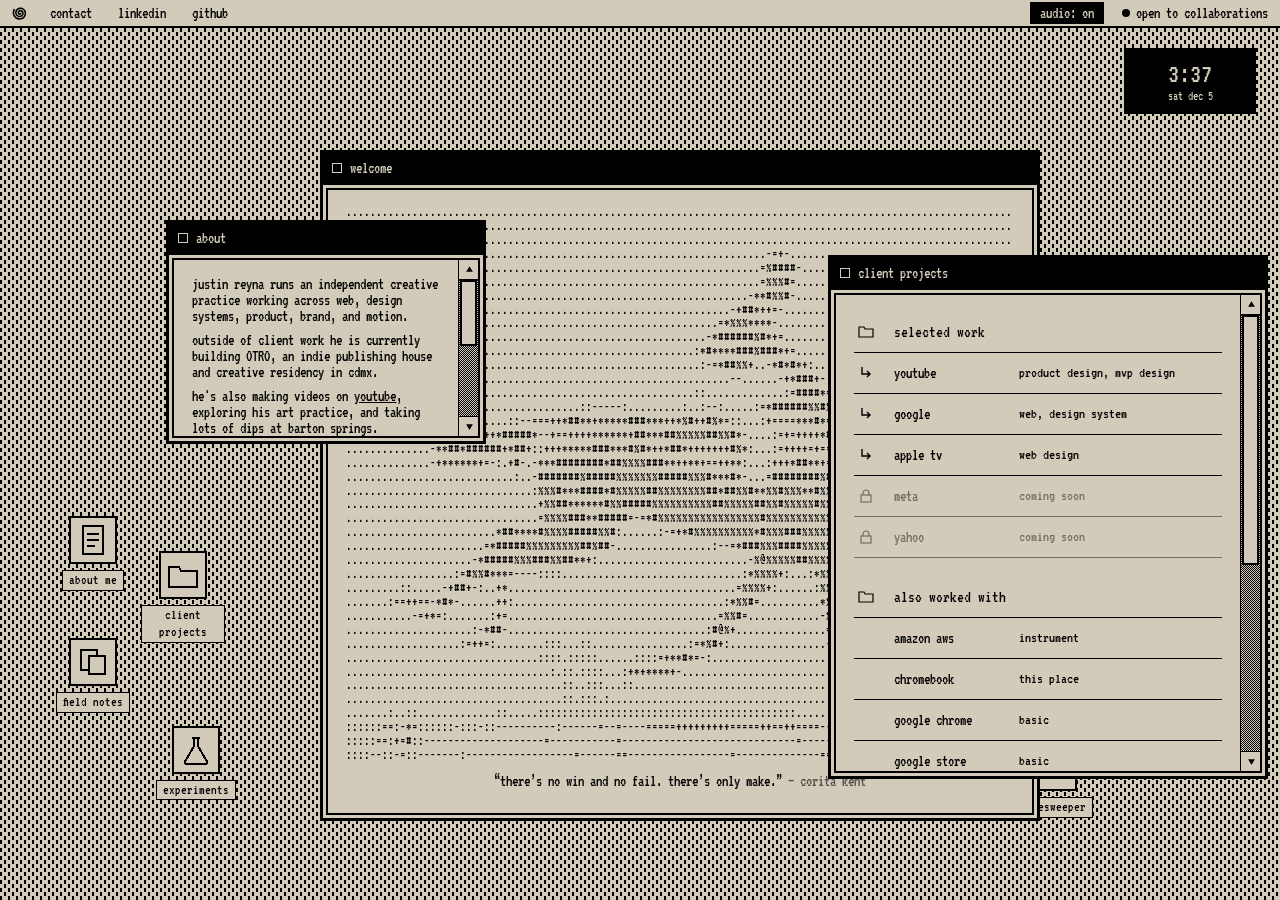
<file: experiments/stone-os/index.html>
<!DOCTYPE html>
<html lang="en">
<head>
<meta charset="utf-8">
<meta name="viewport" content="width=device-width, initial-scale=1">
<title>Stone OS — Justin Reyna</title>
<meta name="description" content="A 1-bit desktop from a machine that never existed, with an interface that sounds like stone. An experiment by Justin Reyna.">
<meta property="og:title" content="Stone OS — Justin Reyna">
<meta property="og:description" content="A 1-bit desktop from a machine that never existed, with an interface that sounds like stone. An experiment by Justin Reyna.">
<link rel="canonical" href="https://justinreyna.design/experiments/stone-os/">
<meta property="og:url" content="https://justinreyna.design/experiments/stone-os/">
<meta property="og:type" content="website">
<meta property="og:image" content="https://justinreyna.design/experiments/stone-os/og.jpg">
<meta property="og:image:width" content="1404">
<meta property="og:image:height" content="840">
<meta property="og:site_name" content="Justin Reyna">
<meta name="twitter:card" content="summary_large_image">
<meta name="twitter:title" content="Stone OS — Justin Reyna">
<meta name="twitter:description" content="A 1-bit desktop from a machine that never existed, with an interface that sounds like stone. An experiment by Justin Reyna.">
<meta name="twitter:image" content="https://justinreyna.design/experiments/stone-os/og.jpg">
<!-- Google tag (gtag.js) -->
<script async src="https://www.googletagmanager.com/gtag/js?id=G-5H5JDX42QB"></script>
<script>
  window.dataLayer = window.dataLayer || [];
  function gtag(){dataLayer.push(arguments);}
  gtag('js', new Date());
  gtag('config', 'G-5H5JDX42QB');
  /* every call site goes through this: never throws, and no-ops when the
     tag is blocked, so analytics can never break the site */
  window.track = function (name, params) {
    try { gtag('event', name, params || {}); } catch (e) {}
  };
</script>

<link rel="icon" href="data:image/svg+xml,%3Csvg%20xmlns%3D'http%3A%2F%2Fwww.w3.org%2F2000%2Fsvg'%20viewBox%3D'0%200%2016%2016'%3E%3Crect%20width%3D'16'%20height%3D'16'%20fill%3D'%23d3cbba'%2F%3E%3Cpolyline%20points%3D'8.40%2C8.00%208.46%2C8.09%208.51%2C8.19%208.52%2C8.32%208.51%2C8.45%208.47%2C8.60%208.38%2C8.73%208.27%2C8.86%208.11%2C8.96%207.93%2C9.04%207.73%2C9.08%207.51%2C9.08%207.28%2C9.03%207.06%2C8.93%206.85%2C8.79%206.66%2C8.60%206.51%2C8.36%206.39%2C8.09%206.33%2C7.79%206.33%2C7.47%206.39%2C7.14%206.52%2C6.82%206.71%2C6.52%206.96%2C6.25%207.27%2C6.03%207.62%2C5.86%208.02%2C5.75%208.43%2C5.72%208.86%2C5.77%209.29%2C5.90%209.70%2C6.12%2010.06%2C6.41%2010.38%2C6.78%2010.63%2C7.21%2010.80%2C7.69%2010.88%2C8.20%2010.87%2C8.74%2010.75%2C9.27%2010.53%2C9.79%2010.22%2C10.27%209.81%2C10.69%209.33%2C11.04%208.77%2C11.30%208.17%2C11.45%207.53%2C11.50%206.89%2C11.42%206.25%2C11.23%205.66%2C10.92%205.11%2C10.49%204.65%2C9.97%204.28%2C9.35%204.03%2C8.67%203.90%2C7.94%203.91%2C7.19%204.06%2C6.44%204.34%2C5.72%204.76%2C5.05%205.31%2C4.45%205.96%2C3.96%206.70%2C3.59%207.51%2C3.36%208.36%2C3.28%209.23%2C3.35%2010.08%2C3.58%2010.88%2C3.97%2011.61%2C4.51%2012.24%2C5.18%2012.75%2C5.97%2013.11%2C6.84%2013.30%2C7.78%2013.33%2C8.75%2013.17%2C9.72%2012.84%2C10.66%2012.33%2C11.53%2011.67%2C12.31%2010.87%2C12.97%209.95%2C13.47%208.94%2C13.80%207.88%2C13.95%206.79%2C13.89%205.72%2C13.65%204.70%2C13.20%203.77%2C12.57%202.95%2C11.78%202.29%2C10.83%201.81%2C9.78%201.52%2C8.64%201.44%2C7.45%201.58%2C6.25%201.93%2C5.09%202.50%2C4.00'%20fill%3D'none'%20stroke%3D'%23000'%20stroke-width%3D'1.6'%2F%3E%3C%2Fsvg%3E">
<link rel="preconnect" href="https://fonts.googleapis.com">
<link rel="preconnect" href="https://fonts.gstatic.com" crossorigin>
<link href="https://fonts.googleapis.com/css2?family=VT323&display=swap" rel="stylesheet">
<style>
  :root { --paper: #d3cbba; --ink: #000000; }
  * { margin: 0; padding: 0; box-sizing: border-box; }
  ::selection { background: var(--ink); color: var(--paper); }
  html, body { height: 100%; }
  body {
    font-family: 'VT323', monospace;
    color: var(--ink);
    background-color: var(--paper);
    background-image: url("data:image/svg+xml,%3Csvg xmlns='http://www.w3.org/2000/svg' width='8' height='8'%3E%3Crect width='8' height='8' fill='%23d3cbba'/%3E%3Crect x='0' y='0' width='2' height='4' fill='%23000000'/%3E%3Crect x='4' y='4' width='2' height='4' fill='%23000000'/%3E%3C/svg%3E");
    background-size: 8px 8px;
    overflow: hidden;
  }
  button { font: inherit; color: inherit; background: none; border: none; cursor: pointer; }

  /* ---- menu bar ---- */
  .menubar {
    position: fixed; top: 0; left: 0; right: 0; height: 28px; z-index: 500;
    background: var(--paper); border-bottom: 2px solid var(--ink);
    display: flex; align-items: center; gap: 18px; padding: 0 12px;
    font-size: 16px; line-height: 1;
  }
  .menubar .spiral { width: 16px; height: 16px; flex: none; }
  .menubar a { color: var(--ink); text-decoration: none; padding: 1px 4px; }
  .menubar a:hover, .menubar a:focus-visible { background: var(--ink); color: var(--paper); outline: none; }
  .menubar .audio {
    margin-left: auto; background: var(--ink); color: var(--paper);
    padding: 3px 10px; cursor: pointer;
  }
  .menubar .audio:focus-visible { outline: 2px dotted var(--ink); outline-offset: 2px; }
  .menubar .status { display: flex; align-items: center; gap: 6px; white-space: nowrap; }
  .menubar .dot { width: 8px; height: 8px; border-radius: 50%; background: var(--ink); flex: none; }

  /* ---- desktop ---- */
  #desktop { position: fixed; inset: 28px 0 0 0; overflow: hidden; }

  /* ---- windows ---- */
  .win { position: absolute; border: 2px solid var(--ink); background: var(--paper); }
  .win .titlebar {
    height: 32px; background: var(--ink); color: var(--paper);
    display: flex; align-items: center; gap: 8px; padding: 0 10px;
    font-size: 16px; user-select: none; touch-action: none;
  }
  .win .wsquare { width: 10px; height: 10px; border: 1px solid var(--paper); background: var(--ink); flex: none; }
  .win button.wsquare { cursor: pointer; position: relative; padding: 0; }
  .win button.wzoom { margin-left: auto; }
  .win button.wzoom::before {
    content: ""; position: absolute; left: 1px; top: 1px;
    width: 4px; height: 4px; background: var(--paper);
  }
  .win button.wzoom:hover::before, .win button.wzoom:focus-visible::before {
    width: 6px; height: 6px;
  }
  .win button.wsquare:hover::after, .win button.wsquare:focus-visible::after {
    content: "x"; position: absolute; inset: 0; color: var(--paper);
    font-size: 11px; line-height: 8px; text-align: center; font-family: 'VT323', monospace;
  }
  .win .winbody { border: 1px solid var(--ink); margin: 0; padding: 3px; }
  .win .pane { border: 2px solid var(--ink); padding: 16px 18px; overflow: auto; }
  .win .pane p { margin-bottom: 8px; }
  .win .pane a { color: var(--ink); text-decoration: underline; }
  .win .pane a:hover, .win .pane a:focus-visible { background: var(--ink); color: var(--paper); outline: none; }
  #horse-host { width: 100%; overflow: hidden; }
  #horse { font-family: 'VT323', monospace; line-height: 1.0; letter-spacing: 0; white-space: pre; user-select: none; color: var(--ink); }
  .caption { font-size: 16px; text-align: center; }
  .caption .attrib { opacity: 0.6; }

  /* clients ledger */
  .worklist { display: flex; flex-direction: column; }
  .wl-row {
    display: grid; grid-template-columns: 26px 90px 1fr; gap: 10px;
    align-items: center; width: 100%; text-align: left;
    padding: 12px 4px; border-bottom: 1px solid var(--ink);
    font-size: 16px;
  }
  .wl-row:first-child { border-top: none; }
  .wl-glyph { width: 16px; height: 16px; display: block; }
  .wl-glyph svg { width: 16px; height: 16px; display: block; }
  .wl-head { font-size: 17px; grid-template-columns: 26px 1fr auto; }
  button.wl-row:hover, button.wl-row:focus-visible { background: var(--ink); color: var(--paper); outline: none; }
  .wl-locked { opacity: 0.45; }
  .wl-subhead { margin-top: 18px; }
  .wl-tags { font-size: 15px; }
  /* wider name column here only: the are.na list reuses .wl-row for long titles */
  #win-clients .wl-row { grid-template-columns: 26px 115px 1fr; }
  #win-clients .wl-head { grid-template-columns: 26px 1fr auto; }

  /* clock placeholder */
  #clock {
    position: absolute; top: 20px; right: 24px; width: 132px; height: 66px;
    background: var(--ink); color: var(--paper);
    display: flex; flex-direction: column; align-items: center; justify-content: center;
    gap: 2px; z-index: 1;
  }
  #clock .time { font-size: 28px; line-height: 1; }
  #clock .date { font-size: 13px; }

  /* ---- desktop icons ---- */
  .icon {
    position: absolute; display: flex; flex-direction: column; align-items: center; gap: 6px;
    width: 84px; z-index: 2;
  }
  .icon:focus-visible { outline: 2px dotted var(--ink); outline-offset: 4px; }
  .icon .art {
    width: 48px; height: 48px; border: 2px solid var(--ink); background: var(--paper);
    display: flex; align-items: center; justify-content: center;
    image-rendering: pixelated;
  }
  .icon .art svg { width: 32px; height: 32px; shape-rendering: crispEdges; }
  .icon .label {
    background: var(--paper); border: 1px solid var(--ink);
    padding: 1px 6px; font-size: 14px; line-height: 1.2; text-align: center;
  }

  .drag-outline { position: fixed; pointer-events: none; z-index: 9999; border: 2px dotted var(--ink); }

  /* project windows */
  .proj-intro { font-size: 16px; line-height: 1.35; }
  .proj-intro p { margin-bottom: 8px; }
  .proj-meta {
    font-size: 13px; text-transform: none; letter-spacing: 0.3px;
    background: var(--ink); color: var(--paper); display: inline-block;
    padding: 1px 7px; margin-bottom: 10px;
  }
  .proj-rule { height: 1px; background: var(--ink); margin: 14px 0; }
  .shot {
    position: relative; margin: 0 0 12px; border: 2px solid var(--ink);
    line-height: 0; cursor: crosshair;
  }
  .shot canvas { display: block; width: 100%; height: auto; image-rendering: pixelated; }
  /* full-page bands tile edge to edge: no per-band border, pinned to the
     aspect-ratio box so rounding can never open a seam between bands */
  .shot .shot-band {
    position: absolute; left: 0; top: 0; width: 100%; height: 100%;
    display: block; border: 0; image-rendering: pixelated;
  }
  .shot img, .shot .band-colour {
    position: absolute; left: 0; top: 0; width: 100%; height: 100%;
    object-fit: cover; visibility: hidden;
  }
  .shot:hover img, .shot.is-color img,
  .shot:hover .band-colour, .shot.is-color .band-colour { visibility: visible; }
  .shot-page:hover .shot .band-colour, .shot-page.is-color .shot .band-colour { visibility: visible; }
  .shot-page { border: 2px solid var(--ink); margin-bottom: 12px; line-height: 0; }
  .shot-page .shot { border: none; margin: 0; }
  .shot-page:hover .shot img, .shot-page.is-color .shot img { visibility: visible; }
  .shot-hint { font-size: 13px; opacity: 0.55; margin-bottom: 12px; }
  .shot-loading { font-size: 14px; opacity: 0.5; padding: 10px; line-height: 1.4; }

  /* minesweeper */
  .ms { display: flex; flex-direction: column; gap: 10px; }
  .ms-head {
    display: flex; align-items: center; justify-content: space-between;
    border: 2px solid var(--ink); padding: 4px 8px;
  }
  .ms-readout {
    font-size: 18px; line-height: 1; letter-spacing: 1px;
    background: var(--ink); color: var(--paper); padding: 2px 6px;
  }
  .ms-reset {
    width: 30px; height: 30px; border: 2px solid var(--ink);
    display: flex; align-items: center; justify-content: center; padding: 0;
    background: var(--paper); color: var(--ink);
  }
  .ms-reset:active { background: var(--ink); color: var(--paper); }
  .ms-reset svg { width: 18px; height: 18px; }
  .ms-grid { display: grid; grid-template-columns: repeat(9, 26px); gap: 2px; }
  .ms-cell {
    width: 26px; height: 26px; padding: 0;
    border: 1px solid var(--ink);
    background-color: var(--paper);
    background-image: url("data:image/svg+xml,%3Csvg xmlns='http://www.w3.org/2000/svg' width='4' height='4'%3E%3Crect width='4' height='4' fill='%23d3cbba'/%3E%3Crect x='0' y='0' width='1' height='2' fill='%23000000'/%3E%3Crect x='2' y='2' width='1' height='2' fill='%23000000'/%3E%3C/svg%3E");
    font-size: 17px; line-height: 1;
    display: flex; align-items: center; justify-content: center;
    color: var(--ink); cursor: pointer; user-select: none;
    -webkit-touch-callout: none; -webkit-tap-highlight-color: transparent;
  }
  .ms-cell:focus-visible { outline: 2px dotted var(--ink); outline-offset: -4px; }
  .ms-cell.is-open { background-image: none; border-color: rgba(0,0,0,0.25); cursor: default; }
  .ms-cell.is-mine { background-image: none; background-color: var(--ink); color: var(--paper); }
  .ms-cell svg { width: 15px; height: 15px; }
  .ms-status { font-size: 14px; opacity: 0.6; text-align: center; }
  .ms.is-over .ms-cell { cursor: default; }

  /* are.na field notes */
  .arena-row { grid-template-columns: 26px 1fr 96px; padding: 9px 4px; align-items: start; }
  .arena-row .wl-name { font-size: 16px; line-height: 1.25; }
  .arena-row .wl-tags { font-size: 13px; opacity: 0.65; text-align: right; }
  button.arena-row:hover .wl-tags, button.arena-row:focus-visible .wl-tags { opacity: 1; }
  .arena-more {
    display: block; width: 100%; margin-top: 10px; padding: 8px;
    border: 2px solid var(--ink); background: var(--paper); color: var(--ink);
    font-size: 15px; text-align: center;
  }
  .arena-more:active, .arena-more:hover { background: var(--ink); color: var(--paper); }
  .arena-state { font-size: 15px; opacity: 0.6; }
  .arena-state a { color: var(--ink); }
  .blockwin-img { display: block; width: 100%; height: auto; image-rendering: pixelated; border: 2px solid var(--ink); }
  .blockwin-meta { font-size: 14px; opacity: 0.6; margin-top: 8px; }
  .blockwin-text { font-size: 16px; line-height: 1.35; }
  .blockwin-text p { margin-bottom: 8px; }

  /* 1984 scrollbar */
  .scrollframe { display: flex; padding: 0 !important; }
  .scrollframe .scrollcontent {
    flex: 1; overflow-y: scroll; padding: 16px 18px;
    scrollbar-width: none;
  }
  .scrollframe .scrollcontent::-webkit-scrollbar { display: none; }
  .rail { width: 20px; flex: none; border-left: 1px solid var(--ink); display: flex; flex-direction: column; }
  .rail-up, .rail-down {
    width: 20px; height: 20px; flex: none; padding: 0;
    display: flex; align-items: center; justify-content: center;
    background: var(--paper); color: var(--ink);
  }
  .rail-up { border-bottom: 1px solid var(--ink); }
  .rail-down { border-top: 1px solid var(--ink); }
  .rail-up svg, .rail-down svg { width: 9px; height: 9px; }
  .rail-up:active, .rail-down:active { background: var(--ink); color: var(--paper); }
  .rail-track {
    flex: 1; position: relative;
    background-image: url("data:image/svg+xml,%3Csvg xmlns='http://www.w3.org/2000/svg' width='2' height='2'%3E%3Crect width='2' height='2' fill='%23d3cbba'/%3E%3Crect width='1' height='1' fill='%23000000'/%3E%3Crect x='1' y='1' width='1' height='1' fill='%23000000'/%3E%3C/svg%3E");
    background-size: 2px 2px;
  }
  .rail-thumb {
    position: absolute; left: 1px; right: 1px;
    background: var(--paper); border: 2px solid var(--ink);
    cursor: default; min-height: 22px;
  }

  /* ---- mobile: stacked windows + fixed dock ---- */
  @media (max-width: 767px) {
    body { overflow: auto; }
    #desktop { position: static; padding: 40px 12px 104px; }
    .win {
      position: static !important; width: 100% !important; height: auto !important;
      margin: 0 0 16px; scroll-margin-top: 36px;
    }
    .win .pane { height: auto !important; max-height: none !important; }
    .scrollframe { display: block; }
    .scrollframe .scrollcontent { overflow-y: visible; }
    .rail { display: none !important; }
    #clock { position: static; margin: 0 auto 16px; }
    .menubar { gap: 14px; font-size: 15px; }
    .menubar .status { display: none; }
    .menubar .audio { margin-left: auto; }

    /* dock */
    #icons-row {
      position: fixed; left: 0; right: 0; bottom: 0; z-index: 400;
      /* dock outranks stacked windows on mobile */
      background: var(--paper); border-top: 2px solid var(--ink);
      display: flex; justify-content: center; align-items: flex-start; gap: 8px;
      padding: 8px 10px; padding-bottom: calc(8px + env(safe-area-inset-bottom));
      overflow-x: auto; -webkit-overflow-scrolling: touch;
    }
    .icon {
      position: static !important; width: auto; flex: none;
      gap: 4px; padding: 0 2px; min-width: 56px;
    }
    .icon .art { width: 38px; height: 38px; }
    .icon .art svg { width: 24px; height: 24px; }
    .icon .label {
      font-size: 12px; line-height: 1.1; white-space: nowrap;
      border: none; background: none; padding: 0;
    }
    .icon:active .art { background: var(--ink); color: var(--paper); }
    .icon:active .art svg { stroke: var(--paper); }

    .win button.wzoom { display: none; }

    /* ledger columns tighten on phones: 375px cannot fit the desktop track widths */
    #win-clients .wl-row { grid-template-columns: 20px 95px 1fr; gap: 8px; }
    #win-clients .wl-head { grid-template-columns: 20px 1fr auto; }

    /* minesweeper fills the window on touch screens */
    .ms-grid { grid-template-columns: repeat(9, 1fr); width: 100%; gap: 3px; }
    .ms-cell { width: auto; height: auto; aspect-ratio: 1; font-size: 20px; }
    .ms-cell svg { width: 58%; height: 58%; }
    .ms-reset { width: 40px; height: 40px; }
    .ms-reset svg { width: 24px; height: 24px; }
    .ms-readout { font-size: 20px; padding: 4px 8px; }
    .ms-status { font-size: 15px; }
  }
</style>\n</head>\n<body>
<nav class="menubar" aria-label="menu bar">
  <svg class="spiral" viewBox="0 0 16 16" aria-hidden="true"><polyline points="8.40,8.00 8.46,8.09 8.51,8.19 8.52,8.32 8.51,8.45 8.47,8.60 8.38,8.73 8.27,8.86 8.11,8.96 7.93,9.04 7.73,9.08 7.51,9.08 7.28,9.03 7.06,8.93 6.85,8.79 6.66,8.60 6.51,8.36 6.39,8.09 6.33,7.79 6.33,7.47 6.39,7.14 6.52,6.82 6.71,6.52 6.96,6.25 7.27,6.03 7.62,5.86 8.02,5.75 8.43,5.72 8.86,5.77 9.29,5.90 9.70,6.12 10.06,6.41 10.38,6.78 10.63,7.21 10.80,7.69 10.88,8.20 10.87,8.74 10.75,9.27 10.53,9.79 10.22,10.27 9.81,10.69 9.33,11.04 8.77,11.30 8.17,11.45 7.53,11.50 6.89,11.42 6.25,11.23 5.66,10.92 5.11,10.49 4.65,9.97 4.28,9.35 4.03,8.67 3.90,7.94 3.91,7.19 4.06,6.44 4.34,5.72 4.76,5.05 5.31,4.45 5.96,3.96 6.70,3.59 7.51,3.36 8.36,3.28 9.23,3.35 10.08,3.58 10.88,3.97 11.61,4.51 12.24,5.18 12.75,5.97 13.11,6.84 13.30,7.78 13.33,8.75 13.17,9.72 12.84,10.66 12.33,11.53 11.67,12.31 10.87,12.97 9.95,13.47 8.94,13.80 7.88,13.95 6.79,13.89 5.72,13.65 4.70,13.20 3.77,12.57 2.95,11.78 2.29,10.83 1.81,9.78 1.52,8.64 1.44,7.45 1.58,6.25 1.93,5.09 2.50,4.00" fill="none" stroke="#000" stroke-width="1.6"/></svg>
  <a href="mailto:hi@justinreyna.design">contact</a>
  <a href="https://www.linkedin.com/in/justinreyreyna/" target="_blank" rel="noreferrer">linkedin</a>
  <a href="https://github.com/jreynadesign" target="_blank" rel="noreferrer">github</a>
  <button class="audio" id="audio-toggle" aria-pressed="false">audio: off</button>
  <span class="status"><span class="dot" aria-hidden="true"></span>open to collaborations</span>
</nav>

<main id="desktop">

  <div id="clock" aria-label="clock">
    <div class="time">--:--</div>
    <div class="date"></div>
  </div>

  <section class="win" id="win-welcome" data-fixed style="left:25%; top:14%; width:min(720px, 60vw); z-index:5;">
    <header class="titlebar"><span class="wsquare" aria-hidden="true"></span>welcome</header>
    <div class="winbody"><div class="pane" style="display:flex;flex-direction:column;align-items:center;gap:10px;">
      <div id="horse-host"><pre id="horse" role="img" aria-label="galloping horse and rider, after muybridge"></pre></div>
      <p class="caption">&ldquo;there&rsquo;s no win and no fail. there&rsquo;s only make.&rdquo; <span class="attrib">&mdash; corita kent</span></p>
    </div></div>
  </section>

  <section class="win" id="win-about" style="left:13%; top:22%; width:320px; z-index:6;">
    <header class="titlebar"><button class="wsquare" data-close aria-label="close about"></button>about</header>
    <div class="winbody"><div class="pane scrollframe" style="height:180px;">
      <div class="scrollcontent">
        <p>justin reyna runs an independent creative practice working across web, design systems, product, brand, and motion.</p>
        <p>outside of client work he is currently building OTRO, an indie publishing house and creative residency in cdmx.</p>
        <p>he's also making videos on <a href="https://www.youtube.com/@justinreyreyna/videos" target="_blank" rel="noreferrer">youtube</a>, exploring his art practice, and taking lots of dips at barton springs.</p>
      </div>
      <div class="rail" aria-hidden="false">
        <button class="rail-up" aria-label="scroll up" tabindex="-1"><svg viewBox="0 0 8 8"><path d="M4 1 L7 6 L1 6 Z" fill="currentColor"/></svg></button>
        <div class="rail-track"><div class="rail-thumb"></div></div>
        <button class="rail-down" aria-label="scroll down" tabindex="-1"><svg viewBox="0 0 8 8"><path d="M1 2 L7 2 L4 7 Z" fill="currentColor"/></svg></button>
      </div>
    </div></div>
  </section>

  <section class="win" id="win-clients" style="left:min(65%, calc(100% - 452px)); top:26%; width:min(440px, 60vw); z-index:7;">
    <header class="titlebar"><button class="wsquare" data-close aria-label="close client projects"></button>client projects</header>
    <div class="winbody"><div class="pane scrollframe" style="height:480px;">
      <div class="scrollcontent">
      <div class="worklist">
        <div class="wl-row wl-head">
          <span class="wl-glyph"><svg viewBox="0 0 16 16" aria-hidden="true"><path d="M1 4 h5 l1 2 h8 v8 h-14 z" fill="none" stroke="currentColor" stroke-width="1.2"/></svg></span>
          <span class="wl-name">selected work</span>
          <span class="wl-tags"></span>
        </div>
        <button class="wl-row" data-soon>
          <span class="wl-glyph"><svg viewBox="0 0 16 16" aria-hidden="true"><path d="M4 2 v7 h8 M9 6 l3 3 -3 3" fill="none" stroke="currentColor" stroke-width="1.4"/></svg></span>
          <span class="wl-name">youtube</span>
          <span class="wl-tags">product design, mvp design</span>
        </button>
        <button class="wl-row" data-soon>
          <span class="wl-glyph"><svg viewBox="0 0 16 16" aria-hidden="true"><path d="M4 2 v7 h8 M9 6 l3 3 -3 3" fill="none" stroke="currentColor" stroke-width="1.4"/></svg></span>
          <span class="wl-name">google</span>
          <span class="wl-tags">web, design system</span>
        </button>
        <button class="wl-row" data-soon>
          <span class="wl-glyph"><svg viewBox="0 0 16 16" aria-hidden="true"><path d="M4 2 v7 h8 M9 6 l3 3 -3 3" fill="none" stroke="currentColor" stroke-width="1.4"/></svg></span>
          <span class="wl-name">apple tv</span>
          <span class="wl-tags">web design</span>
        </button>
        <div class="wl-row wl-locked">
          <span class="wl-glyph"><svg viewBox="0 0 16 16" aria-hidden="true"><rect x="3" y="7" width="10" height="7" fill="none" stroke="currentColor" stroke-width="1.2"/><path d="M5 7 v-2 a3 3 0 0 1 6 0 v2" fill="none" stroke="currentColor" stroke-width="1.2"/></svg></span>
          <span class="wl-name">meta</span>
          <span class="wl-tags">coming soon</span>
        </div>
        <div class="wl-row wl-locked">
          <span class="wl-glyph"><svg viewBox="0 0 16 16" aria-hidden="true"><rect x="3" y="7" width="10" height="7" fill="none" stroke="currentColor" stroke-width="1.2"/><path d="M5 7 v-2 a3 3 0 0 1 6 0 v2" fill="none" stroke="currentColor" stroke-width="1.2"/></svg></span>
          <span class="wl-name">yahoo</span>
          <span class="wl-tags">coming soon</span>
        </div>
        <div class="wl-row wl-head wl-subhead">
          <span class="wl-glyph"><svg viewBox="0 0 16 16" aria-hidden="true"><path d="M1 4 h5 l1 2 h8 v8 h-14 z" fill="none" stroke="currentColor" stroke-width="1.2"/></svg></span>
          <span class="wl-name">also worked with</span>
          <span class="wl-tags"></span>
        </div>
        <div class="wl-row wl-roster">
          <span class="wl-glyph"></span>
          <span class="wl-name">amazon aws</span>
          <span class="wl-tags">instrument</span>
        </div>
        <div class="wl-row wl-roster">
          <span class="wl-glyph"></span>
          <span class="wl-name">chromebook</span>
          <span class="wl-tags">this place</span>
        </div>
        <div class="wl-row wl-roster">
          <span class="wl-glyph"></span>
          <span class="wl-name">google chrome</span>
          <span class="wl-tags">basic</span>
        </div>
        <div class="wl-row wl-roster">
          <span class="wl-glyph"></span>
          <span class="wl-name">google store</span>
          <span class="wl-tags">basic</span>
        </div>
        <div class="wl-row wl-roster">
          <span class="wl-glyph"></span>
          <span class="wl-name">docusign</span>
          <span class="wl-tags">basic</span>
        </div>
        <div class="wl-row wl-roster">
          <span class="wl-glyph"></span>
          <span class="wl-name">coinbase</span>
          <span class="wl-tags">ustwo</span>
        </div>
        <div class="wl-row wl-roster">
          <span class="wl-glyph"></span>
          <span class="wl-name">morgan stanley</span>
          <span class="wl-tags">rebel &amp; co</span>
        </div>
        <div class="wl-row wl-roster">
          <span class="wl-glyph"></span>
          <span class="wl-name">axios</span>
          <span class="wl-tags">handsome</span>
        </div>
        <div class="wl-row wl-roster">
          <span class="wl-glyph"></span>
          <span class="wl-name">airbnb</span>
          <span class="wl-tags">independent</span>
        </div>
      </div>
      </div>
      <div class="rail" aria-hidden="false">
        <button class="rail-up" aria-label="scroll up" tabindex="-1"><svg viewBox="0 0 8 8"><path d="M4 1 L7 6 L1 6 Z" fill="currentColor"/></svg></button>
        <div class="rail-track"><div class="rail-thumb"></div></div>
        <button class="rail-down" aria-label="scroll down" tabindex="-1"><svg viewBox="0 0 8 8"><path d="M1 2 L7 2 L4 7 Z" fill="currentColor"/></svg></button>
      </div>
    </div></div>
  </section>

  <section class="win" id="win-fieldnotes" hidden data-default-closed style="left:17%; top:28%; width:min(460px, 34vw); z-index:8;">
    <header class="titlebar"><button class="wsquare" data-close aria-label="close field notes"></button>field notes</header>
    <div class="winbody"><div class="pane scrollframe" style="height:300px;">
      <div class="scrollcontent"><div id="arena-list"><p class="arena-state">reading channel&hellip;</p></div></div>
      <div class="rail">
        <button class="rail-up" aria-label="scroll up" tabindex="-1"><svg viewBox="0 0 8 8"><path d="M4 1 L7 6 L1 6 Z" fill="currentColor"/></svg></button>
        <div class="rail-track"><div class="rail-thumb"></div></div>
        <button class="rail-down" aria-label="scroll down" tabindex="-1"><svg viewBox="0 0 8 8"><path d="M1 2 L7 2 L4 7 Z" fill="currentColor"/></svg></button>
      </div>
    </div></div>
  </section>

  <section class="win" id="win-experiments" hidden data-default-closed style="left:30%; top:36%; width:360px; z-index:8;">
    <header class="titlebar"><button class="wsquare" data-close aria-label="close experiments"></button>experiments</header>
    <div class="winbody"><div class="pane" style="max-height:380px;">
      <p>coming soon.</p>
    </div></div>
  </section>

  <section class="win" id="win-minesweeper" hidden data-default-closed style="left:40%; top:26%; width:auto; z-index:8;">
    <header class="titlebar"><button class="wsquare" data-close aria-label="close minesweeper"></button>minesweeper</header>
    <div class="winbody"><div class="pane" style="padding:12px;">
      <div class="ms">
        <div class="ms-head">
          <span class="ms-readout" id="ms-flags">010</span>
          <button class="ms-reset" id="ms-reset" aria-label="new game">
            <svg viewBox="0 0 16 16" id="ms-face"><circle cx="8" cy="8" r="6.4" fill="none" stroke="currentColor" stroke-width="1.4"/><circle cx="5.8" cy="6.4" r="0.9" fill="currentColor"/><circle cx="10.2" cy="6.4" r="0.9" fill="currentColor"/><path d="M5.4 10 q2.6 2 5.2 0" fill="none" stroke="currentColor" stroke-width="1.3"/></svg>
          </button>
          <span class="ms-readout" id="ms-time">000</span>
        </div>
        <div class="ms-grid" id="ms-grid"></div>
        <p class="ms-status" id="ms-status">left click reveals &middot; right click flags</p>
      </div>
    </div></div>
  </section>

  <div id="icons-row">
    <button class="icon" data-open="win-about" style="left:4%; top:56%;">
      <span class="art"><svg viewBox="0 0 16 16"><rect x="3" y="1" width="10" height="14" fill="none" stroke="#000" stroke-width="1"/><line x1="5" y1="5" x2="11" y2="5" stroke="#000"/><line x1="5" y1="8" x2="11" y2="8" stroke="#000"/><line x1="5" y1="11" x2="9" y2="11" stroke="#000"/></svg></span>
      <span class="label">about me</span>
    </button>
    <button class="icon" data-open="win-clients" style="left:11%; top:60%;">
      <span class="art"><svg viewBox="0 0 16 16"><path d="M1 4 h5 l1 2 h8 v8 h-14 z" fill="none" stroke="#000" stroke-width="1"/></svg></span>
      <span class="label">client projects</span>
    </button>
    <button class="icon" data-open="win-fieldnotes" style="left:4%; top:70%;">
      <span class="art"><svg viewBox="0 0 16 16"><rect x="2" y="2" width="8" height="10" fill="none" stroke="#000"/><rect x="6" y="5" width="8" height="9" fill="#d3cbba" stroke="#000"/></svg></span>
      <span class="label">field notes</span>
    </button>
    <button class="icon" data-open="win-experiments" style="left:12%; top:80%;">
      <span class="art"><svg viewBox="0 0 16 16"><path d="M6 2 h4 M7 2 v4 l-4 7 a1 1 0 0 0 1 2 h8 a1 1 0 0 0 1-2 l-4-7 v-4" fill="none" stroke="#000"/></svg></span>
      <span class="label">experiments</span>
    </button>
    <button class="icon" data-open="win-minesweeper" style="left:79%; top:82%;">
      <span class="art"><svg viewBox="0 0 16 16"><circle cx="8" cy="9" r="4" fill="#000"/><line x1="8" y1="2" x2="8" y2="5" stroke="#000"/><line x1="2" y1="9" x2="5" y2="9" stroke="#000"/><line x1="11" y1="9" x2="14" y2="9" stroke="#000"/><line x1="4" y1="4" x2="6" y2="6" stroke="#000"/><line x1="12" y1="4" x2="10" y2="6" stroke="#000"/></svg></span>
      <span class="label">minesweeper</span>
    </button>
  </div>

</main>
<script>
const FRAMES=[["         .                                                                                                              ","................ .            .                                                                            ..       ....",".......................... .........................          . ....                   ...       . .       ..  .........","......................................................................-==:.....  .......................................",".....................................................................+###*#-............................................",".....................................................................+####*.............................................","..................................................................:=+*####-.............................................","................................................................=*##*++=:. ...................-.........................","..............................................................+#%#*++++:   .............:...:=##=.......................","...........................................................:+##%####++++..............:=###%%#*%%*-.....................","..........................................................-#######%%#*+*+............-%%#%%%##**###*-...................","..........................................................:--=*####+:-#**+=....:+****%#######%####%%%#-.................",".......................................................................=###*+-=##%%%#######%%%#########+................","........................................-======----::..::.:-:.......:--=+##%%%%*+***#######%%####%######*:..............","....................................:=*#%%%%%%%%%%%%%%%%%#*##*+-.....-*#####%%%%%##########*#+=+*%%%%###%#=:............","...............-*+=---:::---:::::=*#%###%%%%%%%#####%%%%%%%%%%%%#*=:...--=*###++++####*=*#+-.    .:=##*#**##:...........","..............*%%%%%%%%%%%%%%%%####%##%%%%%%%%###**%####**+**++*%%#*:...-=+==++==+**=-=+*-. ........ .:=#+*+............",".............:*%%%%%%%%#*+#+##*:.-#####%%#%%%%#*##********#**+**%#:--...+=+=-=*+=*#****#=. ......... ...:...............",".............:+#*####*-......::::*#%%%###%%%%%**%%%%%%%%%%#*###%#++*:..:+++==++########+................................","..............:-*#+-.............+%%%%%%%#%%%%###%%%%%%%%#%%%%%%+=#%##***###*+##=+*#%*:.................................","................:.................+%%%%%%%%%%%%##%%%%%%%%%%%%%%%*#%@@%%#%%%##*++=+*#-...................................","...................................:=*%%%%%%%%%%%%%#**%%%%%%%%%%#%%%%%%%%%%%%#+*+##: ...................................","......................................:*%%%%%%#%%%%-...=*%%%%%%%#%%%%@%##%%%%#**##+........................::...........","......................................=####%%%%%%%=..... .:=+*###%%%%%#%%%%%%%%##:......................................","...................................-*####+-..#%%%=..............:=*#%%%%@%%%%%*=........................................",".................................:#%###=....-###-...................#%%%%##%%: .........................................","..................................:=+##+:..:#%#*...................-%#%#==###*:.........................................","......................................:=*######*-.................=%%#*:...-+#*:........................................","..........................................-+****%%#+=:...........+%%#-.......:=*-.......................................",".............................................+#-.:-+#%%*+:......-%%#-.........-**.......................................","..............................................==---:.:-#%#-...:+%%###+::::-=*#*+........................................","..............................................::::==+#%######%%%*-..:-+*#*+-............................................","..........................................................--............................................................","...........................................................................................................::...........","............................................................................................................:...........","............................................................................................................:...........",":..........................................................................................................:-...........","=======--=+==----------:::::::::::::-:------:::-:-:--=------------:::::::::::--:::::::-:::::::::::--:::::::------------=","###**++++#**=============--=-=============-------::-:::::::--:::-----::::-:----------------------========+=======++=+++=","*******+++*+++++==+=========-========-----==---------::----------==------------=------=================+++++++++==+===++"],["...                                                                                                                     ","..........  .. ..                                    ......            .                       .                        ","..................                    .  ......................  . ....:--....  ........... ...........      ...   .....","................................    ..................................*#***+............................................",".................................. ...................................####%#:...........................................","...................................................................:=+#%%##:............................................","................................................................:+#%#*+#*+-.............................................","..............................................................=*%%**+++-  ................:..:-:........................","...........................................................:+##%##%#++*+................--==+#%#*=......................","..........................................................=%%%#%%%%%%#**-.............-+###%%%#%%%#=:...................","..........................................................:==*#%%%%#=+###=.....-*=::-+%%%%%%%####%%%%=..................","................................................................:-:...-#%##=::+#%%%#%%%%%%%%%%%%%#%%%%#-................","..........................................................-:............=%%%%%*+%%%%#%#%%%%%%%%%%%%%%%#%=...............","......................................:=+*********++==+*=--*+=:......-**#%%%%%%#**##%%#%%%%%%%%%%%%%%%%%%*:.............","...................................:=*##%%%#%#######%%%%%%#%%%%*=:....:++*%%%%%%##%%%%%%#%%#*+==+*%%%%%##%#=............","..............-+++========--::..:=*######%####**####%%%####%%%%%%#+:....::+#**#*-=*###+++**:  .....-+***###%#:..........","............:#%%%%%%%%%%############*##%#%%%########***+*+**+==#%%**-...-=+*==*+-=+#*+++#*........... .-+*+*=...........","............:*%%%%%%%%****=##=...+**###%#%%%%#########%########%%#:::...===++=**+###**#%*................:..............","..............#%%#**=:.....:-=:.:*########%%%%#####%%%%%%#%%%%%%#+#%+:::+*++-=**#####%%*................................","..............:+*-:..............*####%%%#%##%####%%%%%%%#%%%%%#=+%%%%%#%%%%##***=+*#*-.................................","...............::................:+####%%%%%%%%%%%%%%%%%%#%%%%%%##%%%%%%#%%%%%#*#+*##:..................................",":...................................-+*#%###%%%%%#%%##%%%%%%%%%%#%%%%%%%#%%%%%#***##:...................................",":......................................:=*%#%%%%%%%#..=*#%%%#%%%#%%%%%%###%%%%#**#*:....................................","::........................................*###%##%%*.....-=+*#%%#%%%%%%#%%%%%%#%%-......................................","::..:....:..............................:+###==#%%%*...........--+#%%%%%%%%%%%%#:.......................................","::::.:..:..............................=####:..+#%%+...............:%%%%%#*#%%%%%*-.....................................",":::...................................=####*:..=%%#=................#%%%-....:-=+*#*+-..................................",":......................................:-=+**#****##+=+=:..........=%%#+...........-#%=.................................","::............................................-=*###*=-*#-.........+%%*............:#%-.................................",":::.......:.......................................-+#%#**%%*=:.....#%#:...........=#+...................................","::::..:.............................................:++**%%%%%*=:::*#=..........-*#-....................................","::::.::..............................................:...:-*%%%++#%%+......::-+#%+......................................",":::::::::::...:..............................................-+*+.:.......=+++--:.......................................",":::::::::.::...................................................:==.............................:........................","::::::::::....:................................................................................:........................","::::::::::......::......................................::.....................................:........................","::::::::::::.:.:::.::::::::...........................::::::..................................:-........................","======---------::::----==---:---========--:::------=======-:---=---::--:---:-----::----::::::::-:::::::::::::-::--------","#*#%***+++++++++=+==++++++++==========--------------:--:::----------------:----::----------------==-----------------====","*###++++++++++++=======================---==-===------------------:----------------===-=---=-=-========================="],[".........                                                                         .                                     ","..........    .                                                                   .                                     ",".............. ..    .  .....                                           .:.      ..                                     ",".............. ....  ..........        ..   ..                        .***+=.     .                                     ","................................    .  ........                   ... =######:.  .:                                     ",":.....:..................................................       ....-+#%%##*.    ..  .                                  ","........................................................       ..-+#%**#%##-   . ..                                     ","..............................................................:+#%#****+:      . ....                                   ",":...........................................................-*%#%#%#**##:      . ...........  .-:.                      ","..........................................................:###%#%%%%%#*#=.    ....:....:*++*#*####*:        ..  . ......","..........................................................:==*#%%%%%*#%##=..  .-=:--=#%%#%%%%#*+****+:        .  .. ....","...:......................................................--:::-=+=. .*%%##-.:=#%@%%@@%%%%%###########=.      ..  ......","....:::...:...............................................-=-:::....  .-#%%%%#+#@@@@%%%%%%%%%%%########*..    .. .......","::.:::::.::..:..........................:=+++======-::=+-::+*+=:::...-=+#@@@@@###%#%#%%%%%%%%%########*##:.. ...........","::...:::.::.:.::::::................:=*%%%%%%%%%%%%%%@@%%%%%%%%*+-::::+##%@@@@@@%%%%%%%%%%%%##**##########=.............",":.............:-=+++======-::....:=*%%%%%%%%%%%%%%##%%%%%%%%%%@%%*+-::.:+*%%#%##+*#%%%%##*%+:.   -=*#######+:.......... ",":..:........:*%@@%%%%%%%%%%%%%#*#%%%%%#%%%%%%###%#%%###*##*#***%%%#*-:::*#****+=+*+%#*++##=.    ....:==****##. .   . ...",":::::.......:#@@@%%%%%%%%%%%%%*==*%%##%@%%%%%%#%%%%%##%#####***#%*::-:::**##++***%###*###-             .=+=+: ..........","::.:...:..:::-*%%%%%%*+++*-=##+..+#%%%%%%%%%%%#%%#%%%%%%%%#####%#*##*-::**++++#%#%%###%#:                    ...........",":::...:...:::..*%%#*:....:...:...*%%%%%%%%%%%%%%%%%%%%%%%%%%%##*++%%%%%#%%##***%#+*##%=.                    .......... .",":::::::::::::...=+=..............:#%%%%%%%%%%%%%%%%%%%%%%%%%%#####%%@@%%%%%%%####*+*#=            .           ..........","::::::....:.:......................:+#%%%%%%%%%%%%##%%%%%%%%%%%%%%%%%%@%%%%%%%%##**#*.   .      . .        .............","::::::::::::::...................... .-+#%%%%%%%%%%#+#%%%%%%%%%%%%%%%%%%#%%%%%%%#**+. ...... .  ........ ...............","::::.:::..::::::.........................-+*%%%%%%%#. :-+*##%%%%%%%%%%%%%%%%%%%%##-    .................................",":::.......::.:............................. .#%%%%%#....    .:-=+#%%%%%@%%@@%%%%%%*=:...................................","::..:.....::....:...........................:%%%%%#%=.......... ...-=%%%%%%#%%%%%#####*+=...............................",":::..:.::.::::..:...:.......................*%%%%#%%+........::......-%%%%-. ...::--==*#%*..............................","...........................................-%%%%####*==-::...-++:.....+%%%=..    ... ...*#..............................",":::.........................................::-=+%##%%%@%%%=..=#-......+%%*..... .......#-..............................","::..::...........................................+*#%*:.-=*%#-.-%*-.....+#%:...........=#...............................",".................................................  :+%%*-..-++..=#%%#*+=+##=..........-#+...............................",":::................................................. .=#%#+:.-:.....:-==+*=...........%%=...............................",":::.....................................................:*%@#=............ .........-*+.................................","::::.::...................................................:+%%%+:.................-.+=..................................","::...:.......................................................:*##-................-.....................................","::::::.:::::::........................................::::.....--=-...............-.....................................","::::::::-------::...................................::::::::......................-.....................................","+++++++++++++++===========================--======++=====--====--=========-------=+===--::------------------------------","*******++****+++***+++++++++++++++++++++*++++++++=+========-=-==========================---=----=--=======+=+=+=========","****+***++++++++***++*++++++++*+++++*+++++*++++++=++=====-=========++=+=++===+++=======-===========+++++=++++++++======="],["......................................................... ..............................................................","......................................................... ..............................................................","........................................................................................................................",".......................................................................-+++-............................................","......................................................................-%%%%##...........................................","....................................................................:-+%%%%#-:..........................................","..................................................................=+#**#%%%=............................................","...............................................................-*%%***++--:.....................:..:....................",".............................................................=#%%%%#+++*........................:..:....................","...........................................................+##%##%%%%***:................:--:-=*%#*-....................","..........................................................:+*#%%%%%%%%#*#:........:===+#%%%@@@@%@%%%+:..................","..........................................................::..:=+**-:+##**+:.:+*+*%%%%%%%%%%%%%%##%%%%=:................","..........................................................::::........-**###***%%%%%%%%######%%%%%%%%%@#:...............","..........................................................:==::........-%%%%%#+*#####*###*##%%%%%%%%%%@@%-..............",".......................................:=+*******#**++#%*===+**=-:...+%#%%%%%%%########**###%%%%%%%%%%%%%#:.............","....................................:+#%%%%%@%%%###%%%@@@@%%%@@%*+-:...-=+*+#%%#*##%#####+##+=--=#%%%%%%%%%-............","...............:=*###*#####*+-::.:+*%%#%%@%%##%%##**#########%%%%%#=:..:#++***++=+###*+=*##-......:+#%#%%%%%+:..........","..............-########%%##%%%%%%%#%%%#%%@%%*#**###%#****+***++%%=:=...:++++==+*+*#%%**##+...........:-*%##%#-..........","..............:*######*+#*-:*#=..-%%#%%%%@%%%##*###%#%%%%#**+++##===:..:*====-+#*##%##%%=...............=+-=:...........","...............:+##*+=:-:...--:..-##%%%%%%%%%%%%%##%%%%%%%##****=+#%#*+++*##**+*##+*###:................................","................:++:.............:%%%@%%%%%%%@@@%%%%%%%%%%%%%##*+*%%@%#*+*####*+***+##:.................................","..................................:*%@@%@@%@@@@@%%%#%@%%%%%%###%*#%%%%%####%####**#*#=..................................","....................................=%%%%%@@%@%%%%%##%%@@@%%%@%%#%%%%%%%**#####*####=...................................",".....................................:=#%%%%%%%%%%%#=+*#%%%%%%%%%%%%%%%%*#######%##:........................:...........","............:...........................=#%%%%%%%%%%-....::-=+*##%%%%%%%%%###%%#%##+=-:............:..:.....::::::::::::","..........:...............................-+%%%%%%%%:.............:=+*#%%%###*#####*##%##*+-.........:.:.:.:.:.:.:.:.:.:","........:.......:.:....::.:...:::..::::.....-%%%%%%#-...............::..-*##%#+-::--====*%@%*:..::::::::::::::::.::::.::",":::::::::::::::::::.:..::.:::::.::::::::.....*####%##:.....................-*###-.........-*%-.....:.::::.::::::::::::::","........:.:.:::::...:.......::..::.:.:::.....**###%%%%**++=--::.....:**=......-+#*:........:#*.....:..::::::::::::::::::","........:..:::.::::....:::::::..::.::::::::..*%#%+--=++*##%%%%%#+-...-##-.....:=##:.........=#-....:.:::::::::::::::::::","........:.::::::::::::::::::::::::::::::.::..*%%%*.........::-=*#%#=::.=%#***#*+=-..........:*#-......:..:::.:::::::.:::","..........::::::::::::::::::::::::::::::::::..=#%#-.............:-===:..-+=-:................+#:........::....::.:::::::","........::::::::::::::::::::::::::::::::::::...:+%#=:.:..:.:::.:....::......................:=+:............:..::..:::::","...........:::::.::::::::::::::::::::::::::::....-*%#-.:.:::::::....:-......................:==:............:.::::.:::::","........:....:::::::::::::::::::::::::::::::::.....+%%*::::::...:..::-..............:........:::........::::::::::::::::","..::..:::::.:::::::::::::::::::::::::::::::::::.....:#%%+-:::::.....:-:............................:...:::::::::::::::::",".:::...::::::.:::::::::::::::::::::::::::::::::::.:::-*#@%+:::.:..:::=::..............................:.::::::.:::::::::","--------+=-------------:-:----------==+==-===+=====+=++-#+========+++*+++=--=====+============-----=====++=+++++++++++++","------=#++=-=-----==-=======+=+++++++++=+++++++======--=====+===+++========--======-================++++++**+***********","-----+-=*-=-=---==========+++++===+++=+++++==++++==============+++++==================+==============+++++***+****+*+***"],["                                                        ..                                              ................"," ...       ..   .. ..        .  ..                      ..              .   . . ........................................",".............................................. .  .. ...................................................................","........................................................:...............=+++=...........................................","........................................................::.............+@@@@@*.......................................:.:","........................................................:.............-*@@@@@=:................................:..::::::","........................................................:..........-*%%#%@@@+..................................::.::::::","................................................................-*%%#%##*+=:...................................::..:.::.","........................................................:.....+%@@%@%###*. .....................................:.::::::","........................................................:..:*%%@@@@@@@%#%-..................::...:=-:..........::..:..:.","........................................................:..:+*%@@%@@@@%%%%-..........:::-=+*#@%*#%@@@%-........::..:..:.","........................................................:......:+*%*-:+%%%%#:...-::-+%@@@@@@@@@@@@@@@@@=................","...........................................................:...........:*%%%@*-=%@@@@@@@@@@@@@@@@@@@@@@@*:..............","........................................................:..:=-:.........-*@@@@@@@@@@@@@@@@@@@@@@@@@@@@@@@*:.............","..........................................--=------::.:=-:...-=+-:...-%@%@@@@@@@@@@@@@@@@@@@@@@@@@@@@@@@@@+.............","......................................-+#%%%@%%@%%@@@@%%%%##%%%@%#=:...=+*#%#@@@@@#%@@@@@@%%@@%##%@@@@@@@@@-............","................=*#%%%#####*+-:....-+#%%#%%%@%%%%#%##%%%%@%%%%%@@@%+:...+%*#%%#*#%##@@@%##%@#-:::.-*%@@@@@@%:.:.........","...............=%%%%%%%%%%%%%%%%##%%%%%%%%%%%#####%%%##*******+*%%-+=...*#+*#++*%%*#%@@%%%%=......::-+%@@@@@#:::::::::::","...............:#%%%%%%+*+-.=##-:-=####%%%@@%####%%%####%%##****%*---...*%#***++%@%%%@%%@*.............:#@@@%-::::::::::","................-#%%+-......-=:...=#%%%%%@%%%%%##%%%%%%%@%%%#**#%=+%%+=+*##%%%%%*%%@%%%%*................+==-.::::::::::",".................:-...............+%%@@%%%%%%%@%###%%%%%@%%%%%###*#@@@@%#**%@@@%%##%%#%*......................:::.::....","..................................:#%@%%@%%%%%@@%%@%%@%%@@%%%%%%%##%@@@@@%%%%%%##%%%%%#.........................:..:::::","...................................=%%%%%@%@@@@@%%%%%@%%%@%%%%%%%%%@@@@@%#%%#%#%%%@%@%:.......................::::::::::","....................................-#%%%%%%%%%@%%%#***#%%%%%%@@%%%@%@@@%%%%#%%%@@@@*:........................::.:::::::",".....................................-#%%%%%%##%%%%%*....:--==+*#%%%%%%%%%%%@@%%%#%%%+-:.....................:::::::::::","......................................:*%%%%%%%+#%#%#=..............:-==*%%%%%%%%%%###%%#=-:..................::.:::::::",".......................................:######=..*###*..:...................:-==+***#%%%%@@@%+-.............::::::::::::",".......................................=#####-...:####-..............................:#%*-=*%@@#:..........:::::::::::::","......................................+%####-.....=**##-.............................+%+:....:+%%-.........:.:::::::::::","....................................:*##**=.......:+*#%#+-...................::....-#*:........:*@*:........::::::::::::","....................................*#*++-...........:=*#%#+=:.............-+*+++*##-............=@@*:.....:::::::::::::","....................................-*#*-................:=+#%#*+:..........::----=:..............:#@+::...:::::::::::::",".....................................-#*:....................:=*%%#+-...............................=%+:::::::::::::::::","......................................=*+...............-.........++--:.............................:=*-::::::::::::::::",".......................................+*=..............-..............................................:::::::::::::::::",".......................................:+*-............:+:..............................................::::::::::::::::","........................................:*#*+==:....::::*-:.............................................::::::::::::::::","------:::::::::::::::::::--::::::-----:::=++==:----------=====--===--=+=+====--===-=-=---==========+===+++++******#****#","---++==---------------------------------::::::------=---------------------======-============+++********########%#%##%##","--+*+=--------------------=--------=------::-:-------------=====-=-==========+===++==+==+++++++***#**##########*##%#####"],["....       .                                .                                                                           ",".......................  .. .  . .. .. ... ..                                                                           ","............................................:.....    .   .. .... .. ..  .....   .. .    . ..... .      .       ........","............................................:...........................=****-..........................................","............................................:..........................:%%%%%%=:........................................","............................................:.........................=+%%%%%=..........................................","............................................:......................-*#%##%%%*...........................................","............................................:...................-+%%%#*#*=:. ...........................................","............................................:.................=#%%%%%%###+..............................................","............................................:...............+#%%%%%%%%%###=...................::.....::.................","............................................:...............-+*#%%%%%%*####+:............--=***#%*=-*%%#+:..............","................................................................:=*#=. :+#%#%*:...---::=#%%%%%%%%%%%%%@%%*:.............","...........................................................:::...... ... :+#%%%*==%@%@%%%%%%%%#%#%%%%%%%%%#:............","............................................:...............-+-:.......:=**%%%%%%%%%%%%%%#%###%%%%%%%%%%%%%#:...........","...........................................:-:.........:......-+=-....*%###%#%%%%%%%%%#%%###%%%%%%%%%%%%%%%%%:..........","...................:::.................-=*#%%%%%%#####*#%#*+**##%#*=...-++*+**####%*+*#%%####*###**#%%%%%%#%%+..........","...............:+#@%@@%%%%#**=-:..:-+*%%%%%%%%%%%%%%%%%@%@%%%%%%%%%*-...:+#*+**++##*+*#%#*+*##+-::..-#%%%%#%%%-.........","...............=%%%%%%%%%%%%%%%%@@@@@@%%%%%%%%%%%%%%%%%%%####***%%++#:..:*+**+===*%##%%%####+.   ..:::=####%#%#:........","................#%%%%%#***==%%*+::+@@%%%%%%%%######%%#**##########=--...-#####%%#**#%%#*#%*-   ......   :=####%#:.......","................-%%#+-.....:--....#%%%%%%%%%%%%%%%%%%#%%%@%%##**#*=*%+===#%###%%%%%#*#%##-. ............ .-#**%=........",".................-:..............-@@@@@@%%%%%%%#%%@%%%%%%@@%%%%###**%@%##%%%#*#%%%%#####+................. .:...........",".................................=@%@@@@@%%%%%%%%%%%%%%%%%%%%%%%#%%%%%@%%#%%%####%%####%:..................   ..........",".................................=%%@@@@@%%%%%%%%%%#%%%%%%%%%%%%%%%%%%%%%#%%%#**###%%%%#................................",".................................:%%%%@%%%%%%%%%%%%#++*#%%%%%%%%%%%%%%%%###%####%%%#%%%-................................","..................................#%%@@@%%%%%%%%%%#=...  .:-==+**#%%%%%%%%%%#%%%%%%%%##%#**+-...........................","..................................=%%%@@@%%%##%%%%%=.........     ....::-=--=###########%%%@%=..........................",".................................:+%%%%%%%*=:-#%%%%=...........................     .-+#%%%%@=..........................","...............................:=#%%%%%#+: ...:##%%+.......................... .......  :+%%##*=........................",".............................-*%%%%%%#-.  .....*#%%+.....................................=%+=#@@%=......................","............................+%%%#%*=:  ........+###*....................................=#+...-=#%#-....................","............................+%%%#:.............=####-..................................-#+.......:+%#=:.................","............................+%%-................-+%%#-..............................:+*#: .........:+%%*:...............","............................*%#.............:.... .=#%#=.............................+-..............:+*%#=.............","............................*%*.............-........-*%%*-.............................................:#++-...........","............................*#*.............-..........:+%%#=...............................................:...........","............................***:............-............:+#%#+:........................................................","............................+###+=-.........-.......::::::...**=:.......................................................","-------:::::-=-:::::::------:---=-=--==-----=======++++=+++++++===-====--========+++++==-----------=-==----=-===-=======","*###++++++++++=++===========-----======++========------------=-====+=+++=+++=+==++++==+++==+=+=+++=++++++++++**+********","*+#+++++++++++======+++==+====-=-=====================-=========+=++++++++++++++++++++*+++*+++++*+**********#****#****#*"],["....................................... . . . .                                                                      ...","...............................:...........................    .  .  . ..                           .    . .............","..........................................................................:...   .. .. .... .  .........................","...............................:.......................................-***+-.. ........................................","...............................:.......................................#%####=..........................................","...............................:.....................................-=#%%##+...........................................","...............................:...................................=*%#+#%#*. ..........................................","................................................................:*%%#*#*=:.  ...........................................","...............................:.............................:+#%%%%%##**-..............................................","...............................:...........................:+%%%%%%%#%%#*+-.............................................","...............................:...........................-*#%@@@%@%#*#%#**-..............=+*##%%*-.-*#+:..............","...............................................................:+#%#=..:+##%%#=......::-+%%%@@@@@@@@%@@@@@+.............","...........................................................:..............=*%%@%*=+%@@@@@@@@%%%@%%%%@@@@@@@=............","...........................................................-=:........:=+*##@@@@@@@%@@@@%%%%%%%%@@@@@@@@@@@@=...........","............................................................:==-.....*##*#%%##%@@@@@@%%%%%%%@@@@@@@@@@@@%@@@@=..........",".................:--:::.......::.......-==+****+++===-=#+=-==++#*=:...=+*+**##%%##%##%@@@%%#%%%@%@@@@@@@@@@@@#..........","..............-#%%%%%@%%%%%##**+=-=+*#%%#%#%###%%%%%%@@@@@@%@@@@@%+:...:+**#*#*+*%@%%%@@@%##%%%+=:.:+@%@@@@@@@-.........","..............:%%%%%%%@%%@%@@@@%##%%%%%%#%%%%##%%%%%%%%@@@@%%%%%@#**:...*####%##***%@@%%%%%@#=. .:---=#@@@@@@@#.........","..............:%%%%%%#*+*==*#=-..+%####%%@@%%%%@@%%%%@%%@@@@@@@@@+::...-*#%%%%@@@@%%%%%%%%#=..........:=#@%@@@@=........","...............+##+-............+%%%%%%@@@%%%%%@@@%%@%@@@@@@@@@@@%*=...-%%@%%#%@@@@@%%%@@+.............. :%%%%@@-.......","...............:-:.............=@@@@@@@@@@@%%%%%@@@@@%@@@@@@@@@@@%%@%%#%%%@@@%#@@@@@%%%%%:................=#+*%-........","..............................:#@@@@@@@@@%@%%%%@@%@@@@%@%@@@@@@@@@@@@%%%%%%@@@@@%%%@@@@%-................... ...........","..............................-%@%@@@@@@@@%%##%%%%@@@@@@@@@@@@@@@@%@%%%%%%@@@@@%#%%@%@@*................................","..............................:%%%@@@@@@@@@@%%%%%+=+**#%%%%%@@%%%%%%%%#*%%%%%@@%@@@@%%%=-:..............................","..............................-@@@@@@@@@%@@@@@@%#:.......:--==++*###**#*%%%%%@@@@@@@@@@@@@@@%%*:........................",".............................:=%%%%%@%%%%%%@@%%#:...................::------::-%%##%@@@%%*+*#@@%:.......................","..............:........:....-*@%%%%%#=:-%%@%@%%:....................................-#@@@%-..=@#........................",".........................:=#%%%%%*=.....#%%%%#:.......................................=#@@@+:*@=........................",".......................:*%%%%%#+.......=%%%%%-..........................................-%@@%@@:........................",".......................*####+:........-%%%%%=.............................................+@@@%:........................",".....................:*%%#=..........-%%%%#:...............................................:#@@#:.......................","....................:#%*:............=@%#%-.................................................=#+#@+:........:............","...................=%%*.......::......-%%%...................................:.............:**..+%%+:.:.::.:..........:.","..................+%%+........:-.......:#%#-.............................:...:...............-...:#@@*-:::::............",".................+##-.........::.........+%%=..........................::..:.:.....................-+*@%=-::.......:....",".................*%#..........::..........-#@+:.....:::................:::::.:........................=**+-:....:.:.:...","..........:...:.:.-#+:..:::...--............*%%*+++-::::...............::..:.:.............................:............","-:--=-::----:::--:::----=++-------=======--=+*%%%#=--========++=++=++++++=++++++=+****+===--===========+++++**++*+++++*+","===*+*======+===========+++++++++=========------====+==========++++*++*+*******+*++++=+*+++++*********###**#############","==+*+-==+==++=++=======+++++++==++=++==+==========+++==+=++++==++++++***##******++*+**++********#*+*########%#%%###%####"],["......................         .                                                                                        ","....................... ....  ..                                                                                        ","...........................................    .                         .                                              ",".......................................... ........            . .. . .+**+:                                            ","....................................................... .. ...........=%%%%%=.                                          ",".....................................................................-*%%%%=.   ....                                .   ","...................................................................=#%#%%%*.. ........       ..                      .  ","................................................................:+%%%##*:.  ..............  .....    ... .     . ....   ","..............................................................-*%@@%%#**=.  ...............  .... .. .. ...        ...  ","............................................................-#%%%%%%%@%##+:............................. ....... .. ..  ","...........................................................-%%%%%%%%%*=*%%%*-.............::-=++**+-...::.............  ","...........................................................:::-+#%%*:...:=*%##=:....::=+*%%%%%%%%%%%#=+#%#-...........  ","...........................................................:.....::. .... .:+#%%*++#%%%%%%##*#######%%%%%%#:............","...........................................................:::.........-+***#%%%%%%##%%#*******###%%%%%%%#%*............","........................:...................................:--.....-###***#*+*#%%########***##%%%%%%%######*...........",".............:--===++=----==--::......:::--====-::::..:-=-:::-++-....+#**+===*****#*=+**#*++***#%%%%%%#######-..........",".............:#%@@@@@@@@@@@@@@@%#**#%%%%%%%%%%%%@%%%%%%@@@%%%@@%#=:...-=**++*+=-==+##**##****#*=-:.:-*#######*..........",".............:#%@@@@@@@@@@@%@%%+:-%%%%%%%%%%%%%%%%%%%%%%%%%%###%##=...:+*###*####****##***##+-.  .....+#%%####-.........","..............-%%@@%#*==+=:::...-#%#%%%%%%@%%%%@@%%%%%%########%*=:...-#*######%%%##****##+:      .. ..-+#####*.........","...............=*+-:...........=@@@%%@@@@@@@@@@@@@%#####%%%%%%%%%#:...+####%#**#%%#%%####+.     . .      .*####=........","..............................-%@@@@@@@@@%@@@@@@@@@%%%%@@@@%%%%##%%#**%%###%%%##########*: .... . ...    .:+=**-........",".............................:*@@@@@@@%@%%%%@@@@@@@%@@@@@@%%%%%%%@@%%#%%###%%%%%########=.............. ..   ...........",".........................::.:-%%@@@@@@%%%%%%%@@@@@@@%%%@%%@@%%%%%@@@%%%%%###%%%%#######=...................    .........",".........................:.::*@@@%%%%%@%%%%%%%#+:::=+*##%%%%%%%%%%@%%#%%%%#####%%%%%%#*=-...............................","......................::::::-%@@@%%%%%%%%%%%%-............:--==+++######%###***#%%%%####%%#*+-::........................","......................:::::+%@@@@@#%%%%%%%%%*......................-=:.....    .=*#%##*+++***#%%*-......................","...........:.........:::-*%@@@%+-=%%%%%%%%+-.................................... .=#%#-.  .....-*#=.....................","...................:::+#@@@%#=.:+%%%%%%#=..........................................-###-.........-#:....................","..............:..:.:=#@%%#=:.-*%@@%%%+:............................................ :*##:.........-*:...................","............:::::::=%@%*-..:%%@%%%+-.................................................:*#*..........+*:..................",":......:......:::-*@%+:....:*%%#=......................................................+#+.........-#-..................","::::.:::::::::::+%%+:::.::::=%%:........................................................+#+........:+:..................","::::::::::::::+#%*:::::::::::#%-.........................................................-#=.......=*:..................",":::::::::-+++%%#-::::::::::::+%+..........:...............................................:#=.......:...................","::::::::-***=-::::::::::::::.-%#::::.::::::::..............................................-#+:.........................","::::::::::::::::::::::::::::::*%*::::::::::::.:.......:::...................................-##-........................","::::::::--:--=-:::::::::::::::=%@%#*+:::::::::::.::::---=::...................................:++:......................","+++++++********++++++++++++***+=+*#*+++***+++++*++*******++***++====================-========-=**++=========++++++++++++","*********#*********************+++++*+***++++*+*+++++=+++====++==++++=++=+++++++=======+=========+++++++++++++++++++++++","********#*********************++++++++****+++*+++++++++++++++++==+++++++++++++++++=++==+++++++++++++++****++**++++++++++"],["........................................................................................................................","........................................................................................................................","........................................................................................................................","......................................................................+**+-.............................................",".....................................................................-%%@%@=............................................",".....................................................................+@@@@*.............................................","..................................................................:+%##%@#:.............................................","................................................................-*%%%#+-................................................","..............................................................-#@@@%%#*+:...............................................","............................................................:#@@%%%%@@%##*-.............................................","...........................................................+@@%@%@@@@*+%%%@%+:..........-=+**####%#*:..--...............","............................................................--+#%@%*:...=#@@@@#=...:+#%@@@@@@@@@@@@@%++%@#..............","................................................................:-........:+#@@@%##%%@@@@@@%@%%%%%%@@@@@@@=.............",".......................................................................-+***#@@@%@@@@@%%###%%%%%%@@@@@@@@@@+............","............................................................::......=#%#++*#**%@@@@@@@@@@@%%%%@@@@@@@@@%#@@@-...........","..............**+==-----=====---::.:---==+++++=-::.....--::::-+:.....+#**+===+*##%%####%%#++*##@@@@@@@@@%%@@%...........",".............:%%@@@@@@@@@@@@%@%%**%%%%%%%%%%###%%@@%%%%@@%%%%@@%+:....:-=*++++=::-+%%%%%%*++*%%+==--=%@@@@@@@-..........","..............#%%%@@@@%#*%%##+-..:*#*##%%%%%%##%%%%##%%@%%%%##*%@#:....:-+##*#%###++*#%%##%%%=:......-%@@@@@@*..........","..............-###*+=:..........+%%%%%@@@@%%%%@@@%%%%%%##***++*%#:....=***#%%%%@@%@%#+=#%%%=..........:=*@%@%%-.........","................-..............*@%%%%@@@@@%%%@@@@@%%%###%%%%%##%%-...:%####%%#+*%%@@@%%%#*...............:%%%%%:........","..............................-@@@%%%%@@%%%%@@@@@@@@%%@@@@@%%%#*#%#*+*#%###%%%%*#%%@@@@%#:................:+=*=.........","..............................*%@%%@%###%@@%@@@%@%%%%@@@@@@@%%%%%@%%#%%%%#*%%@@%%%%%%%%%%:..............................",".............................:%%@%%%%###%%%%%#%%%%%%@%@@@@@@@@%%@@%%@%@%%%%%%%%@@%%%%%##*...............................",".............................+%%@@%%%###%%%#**=-::-=+*#%%%%%%@@@@@%##%@%%%##**#%@@%@@%%#=...............................","...........................-#%%%@%%%%####+-..............:--==++**#+%%%%%##%%%%%%@@%%@%@@%*-............................","........................:+#%%%%%%%@%%%#*:.........................--..:.....*%%%%--+++*#%@@@@*=:........................","....................-*#%%%%%%%%%%%%#=-......................................-@@@-........:=+#%@@%*:.....................","..................:*@%%%%%@%%%%%+-..........................................:#%*...............-*%@*....................","................=#@#+=-#%%%%#+-..............................................%*-..................:*%-..................",".............-*%%+:...-%%#+:.................................................*+:....................-##-................",".....-+**+*#%%*-.....:%#-....................................................##-......................=%*:..............","........::-==.......:%%:.....................................................#%=.......................:+*-.............","...................:%%=......................................................:%=..........................#=............","...................#%+........................................................*+...........................::...........","..................*%#.........................................................=#........................................","..................-*%:........................................................:%*:......................................","::..................+*:.............................:::.......................:#%%#+...................:::::............","=---+-=--::::::::::-=::--:-=:-::---::::::::::---::::---::---==--:::::-:::--=-:-:.::::----:--=--======++===-=------------","+=+*=#=*=======-----::----------------=-----::-::::::::::::::::---::--:---::-:::::::::::::::::-:-:-------------==--=====","+++++++====+====-==---------------==------:----:::::::::------------------:--:--:--::------:::--:::::--::-::-:----------"],["                    .     .  .                                                                                          ",". .   .    . . ....................                                                                                     ",".......................................                               .:..                                              ",".............................................                       .=***+-.                                            ","................................................ ..                 .##%#%#:.                                           ",".....................................................             ..-*%%%#:                                             ",".........................................................    .....-**+#%#=.. .... ..                                    ",".................................................... . ..    ..:+###*+=.     ........                                   ",".............................................................:*%%%%##**+:. .......... .                         .       ","...........................................................:+%%###*#%%#**+:........... ....... .....      ..  ... .     ","..........................................................=%######%%*+*####*=:.......:-=+*###**+=+*+:.:=.... ... .. .   ","...........................................................::=*#%##-.  -*%%%%%*:....+%%%%%%%%%%%%%%%*+#%%*...........   ","..........................................................:.....::       .=#%%%%#=-+%%%%%%%%%%%#####%%%%%%+.......      ","..........................................................:..... ..  .:=+**#%%%*+%%%%%##******###%%%%%%%#%%*......      ","..............-:...........................................--:.....:*##+=+*#*##%%%%%%#####***##%%%%%%##**#%%+...... .. .",".............+%%#*+=+++**######*****####%%%%##**+==---=**===+*=:....:+*+==-=++*####**#####****#%%#######**##%-.....  .  ","............:#%%%%@@@@%@@@@@@%*--+###%%###%####%%%%%%%@@@%%%%%%*-:....--===++===+*##**###+==++++++==+#**#####+......   .","............:#%%%%%%%#*==%%*=:.:+###%%%%%%#####%%#*#%%%%%%###**##+....:-=+++=+**+=+######*#*#*=:. ...:*#######-....     ",".............=**==-:..........:#%#%%%%%%%##%%%%%%%####****+++++**:....=++*##***###*+++******:       ..--+#**##*.....  . ","..............:...............#%%%%%%%%###%%%%%%%%%%####%%%##*+#*....=#**####**#%###*+***+:              :+***#+.. .  . ",".............................-%%%%%#%%#%%%%%%%@%%%%%%%%%%%%%#***##*++**#####**#####%%#**=.                :=-+*:. ..    ",".............................*%%%%%####%%%%%%%%%%%%%%%%%%%%%%###%%#*####***#%%#####%%%#*-   . .  ..                     ","............................:%%%%%%###%%%%%%%###%%%%%%%%%%%%%%%%%%######*#**#%%#########-   .  .                      . ","............................*%%%%%###%%%#+--:....:-=+*#%#%%%%%%%%#**#####*++++#%#%%%##*+. .........   ...          .....",".....................::.:=+#%%%%%%%%%%#-................:-==++***#=*######*#****######**=........... ....      ... .. ..","...................=#%%%%%%%%%%%#*+==-......................     -=::-=####+==:..:=*#####+:......... .....   ...........","................-*%%%%#%%%%%%#+:......................................+###-        ..:=*##%*:...........................",".............-+%%#+-:-+%%%%#-........................................-###: .........   .:*%%%=..........................",".....--::-=*%@#=:..:*%%%#=:..........................................**+............... ..:+#%%+:.......................","...:+**##%%#+:....=%@%#-............................................+#+:.....................=#%%+:............ ........","................:*@#=:.............................................=##-........................:=*%+:...................","..............:*%%=................................................=%+.............................+%*-.................","............:*%%+:.................................................**................................=%%#=-:............","........:.:#@@#-..................................................=%:..................................:==+#*+:.........",".......+#%%+=:...................................................:#*........................................-:..........","......=*-:.......................................................=%#:...................................................","....:-:.....::....................................:-::............=+#*:.................................................","==*=+*======**===--====-===========-----=======+++++++++***+++=-----====+==++*++++++****+***+++==========-------------=-","*#+*#+**++*++++++++++++++++++=+++++++++++++++++++++++++++++++=+++=======+++=+++++=++++++++++++++++++++*++++++++++++++++=","********+**+++*++**+***++++++++++++++++++*****++***++++++++++++++++++==++++++++++==+**+++++++**+++++++++++++++*+++++++++"],[".......................................... ..............................  ..... ..  ..            .                    ","............................................................................................    . ..           .     .. ","........................................................................:................................. .............",".....................................................................:+++=-.............................................",".....................................................................=####*:............................................","....................................................................:+####-.............................................","..................................................................:+*+*##+..............................................","...............................................................:=##**+=:................................................",".............................................................:+#%%%#*++=:...............................................","...........................................................:+#####*#%##*+-..............................................","..........................................................:###*####%**#####+:........:::=**#**=-===:..-+:...............","............................................................:-+#%%#=...-*##%#+-.....=#%#*%%%%%@@%@@#*#%@@=..............","..........................................................::....::.......:+##%#*=.:-*%%%@%########%%@%%%##-.............","..........................................................:::.........:-+**%%%%**%*+##*++==+++*##%%%%%%###%=............","..............:=-..................::::::-----:........::..:-::.....-##*+++*##%%@%%%%#*****++*##%%@%%%#**#%%-...........",".............-#%#*====++*########%%%%%####%####%%##**+**%#*#%%*-:....-*+=--=+*####*+*+*#**++*#%%%#%%%%#***%%#:..........","............:#%%%%%%%%%%%%%%%%*::=#*#########**%%%###%@@@%%%%%@%#=:...:--=-=----=**+=#%#*-:-=++++-:-=%##%####=..........","............:#%%%%%%%%##==%%+-:-*#*#%%%%%%%####%@%#*#%%##***+++#%%-....--=++++=+=-=*#*##*+*##%+:......=#%%####:.........",".............=*+==---:...:--..=%%%%%%%%%%%%%%%%@%%%%%#*+**++===+%=....-*+*#%#*####*++*+=+#%*-..........:-*+***+.........",".............................:%%%%%%%%%%%%%%%%%%%%%%%%%%%%%#*+++*-...:##*#####%%%##*=-+*#*-...............-+++*=........",".............................=%%%%%%%%%%%%%%%%%%%%%%%%%%%%%##**##%%***%#*##%%**%%%#%#*++:..................:.::.........",".............................+%%%%%%###%%%%%%%%%%%%%%%%%%%%%###%%%%##%%##*#%%%%%%#%%%#*=................................","............................:#%%%%##%%%%%%%%%#++*#%%%%%%%%%%%%%%%%%%%%%####%%%%%#%%##%#=................................",".....................:+*+===+%%%%%####%%%%+-:......-==+*#%%%%%%%%%#**####*+++*%%%%%%#*+:................................","....................:#%%%#%%%%%%%%#####%#-.................:--==+***###%%####*#%%%%##*-.................................","...................-%%%%%%%%%%%%#**+=---..........................-=%%%%#*++=-::-######+................................","........:....:::::=%%%%%%%%%#+-:..................................-#%%#=..........-=####+...............................","................:+%%%%%#*=-:....................................:*##*=...............=###+..............................",".....:-:::::..:-#%%#+=:........................................-**+-..................:+##+.............................",":::.::=#**#**#%%#+:..........................................:*#+-......................:#%#-...........................",":::..:.-#%%%%%*-.............................................*%*:.........................=##=..........................","::.:::...:+*=:.............................................:*#=............................-+%*:........................",":::.::.:..................................................=#=................................:*#-.......................",":::::::::...............................................:+*-...................................=%+:.....................",".::::::::..............................................-%*:.....................................:##=....................",".:::.:.::::............................................:#:.......................................:=**-..................",":::::::::::::::::::::::::..::.:.....:..:........::::..:==:..........................................=+-:................","--+==*++=-====-=---------------------------=====--------:------------=======++---::--:::::::::::::..:--:::::::::::::::::","+*+=++*++==+=================================-------==-------------------:::::::::::::::-:::::::::::::::-:::::::-:----::","**++**+++=++=+==+========+=+======++============-==-==------------------------:::--::-::::::::--:-:---::---------------:"],["........................................................................................................................","........................................................................................................................","........................................................................................................................","......................................................................-=+-..............................................",".....................................................................=%####-............................................",".....................................................................=%%%#=.............................................","...................................................................-**#%%#-.............................................","................................................................-+##*++=-...............................................","..............................................................=*%%%****-................................................","............................................................-*######%#*+=..................:-:......-=:.................","..........................................................:*#****###%###*+=........::.:-++**%#+=-..:+%#-................","...........................................................:-=*##%%+..-*#*#*+:....:+%######%%%%%%##%%%%#-...............","................................................................--......-+*###+-::=*%%%%%%%%%%%%%%%%%%#%%=:.............","..........................................................::.............:=####**+=*%##***#####%%%%%%%#%%%+:............",".......................................::-----:.........:..:--:.....:=*######%%#%%%##****#####%%%%%%%##%%%%+............","................+=.........::--===++*##**+*****###***++*%#++#%*=::...:+====***#**#%#**#######%%%##%%%###%%%#-...........","...............-***+++=++*#####*--+==++++******+##***##%%%%%##%%#*-....:=+=++++*##****##*++***+-...-*#%%%%%%%-..........","..............-**##*######+*##+::+++*****###***#%#*++*##*+++++++#%*:...:=++++=+==+*#####*++#*-.......:*#%%%%%#-.........","..............-+******+=-:.+#-.-***########*##%%%%###**++**+==++**:...:+++*##**+=++*###*##+-............-*#%%%#:........","............................:..-#######%#####%%%%%%%#####%%%#***#*-...=########%#*+****#*-...............:++**:.........","...............................:%%%#***####*#%%%%%##%%%%%%%%##*##%%#**%%#%%%**#%%%#####=................................","................................+%%##******#%%#####%%%%%%%%%%##%%%%%##%%#%%%%%#%%%#%%#*:................................","................................=%%%%###**#####=-=*#%%%%%%%%%%%%%%%%%#%%%%%%%%%%%%%%%#:.................................",".........................*##****#%%%%#####%%#:......:-=+*#%%%%%%%%%%*#%%%###%%%%%%%%%=..........................:.......",".......................=*#####%%%%%%%%%##%##-................:--=*###%%%####%%%%%%%*-..................:.......:::::....",".....................-*#####%%%###%%##**+:.........................-%@%%%%%##%%%%%%=................:::::..:...:::::.:..","..................:=#%%#***=----::::..............................:*%%%%+:...:*%%%%-.........::.::.::::.::::::::::::::.:",".........::.....-+##+-:..+*......................................=%%%%+:......:%%%#.............:.::::..::::::::::::::::",".......:==++==-*#*-......++:...................................:*%%#=..........*%%#.:..............::....:::::::::::::::","...........-=+*=:.......:+=...................................=%%#=............-%%*......................:::..::::::::::",".....................:-*##-.................................:#@%+...............*%%:.......................:::.:::::::::","...................:=++=:........:::...::................:=*%#+:................-%%=............................:..:::.:","................................::::.:::::......::::=+**#*=-:....................+%#:..........................::.::::..","..................................:.::.::::...:+*+****+-..........................*%=...............................::..","....................................::..:::...::...................................##:..................................","....................................::.:::.:.......................................=%+..................................",".......:..::.............::.....:::::::::::::::::::::::::::::::::::::::::::........:#%%#*=:::::.........::::::::::::::::","::::::==:-*=::::::-:::-::----------:------=--=----=====+++++++++=====++==++====--=--:-====----------------===--==+====++",":::::==:+=#::--------------------=-----------=-----------------------------=--------------------------========+=+++++++=","::::--::-=::-------:------------------=------==-----------------=--------------==-----------=------=====+=++++++++++++++"],["........................................................................................................................","........................................................................................................................","......................................................................:.................................................",".....................................................................:===:..............................................",".....................................................................*%%%#*:............................................","....................................................................:#%%%%=.............................................","..................................................................-+**%%%#:.........................................:::.","...............................................................:+####++=-.....................................:.:::...:.",".............................................................-+#%%%#***:.......................................:..:..:::","...........................................................:*#%%%%#%%#**-.................:......-++.....:...:::::::::::","..........................................................+%######%%%%#**+:........:::-===%*=-:::*@@+:...:.:::::::::::::","..........................................................:-=+#%%%%=.=#####+:...::=*###=#%@@@@@@@@@%@*::.:::::::::::::::",".........................................................::::.::--.....=*#%##+-:-++#%%%@@@@@@@@@@@@%%@%+::::::::::::::::","..........................................................::::..........:=#%%##*--%@@%%%%#%%%@@@@@%%%%@@#:::::::::::::::","...................................::--=====+==-:::....--::-=-:.....=*#%@%%%%%*%%###***##%%%@@@@@@@%%#%@%*::::::::::::::","...............:-...........::==++*+***++++++**#####***%%#*#%%*=::...-+==-=####%%@%%%%%%%%%%@@%##%%%%@@@@%*:::::::::::::","...............=#*=-:--=+*#%##*=-======++*******#*++*#%%%%%##%%%%+:...:-+===+*#%##==#%%#***##-...:=*%@@@@%%*::::::::::::","..............=*##*#%#####*###*-=+=+++**####**#%%#*****+++===+=*%#=:...:-===+*=+##**#%*==+#=......::=+*#%%%%#:::::::::::",".............:+***#####*=:.=#+:=#*****########%%#%%%*+==*++====+#-:...:++*+=+=--*%#%#####+:............:+%**=:::::::::::","..............:------::....:::.-%%##******#**%%%%%%####%%%%#*+*#+=-:..+*#*+===+++#%###%%=...................::::::::::::","................................+%%#*+++++++#%%%%%%%%%%%%%%#######@#**%%@#+#%%#*+*##*#+:..............::..::::::::::::::",".................................*#%#*+*#**#%%#**#%%%%%%%%%%#%%%%%%###%%@%%@@@%%%##%*:...........:.:::::::::::::::::::::",".........................-::.....:#%##**######+:.:=*#%%%%%%%@@@@%%%%##%@@%@@@@%%%##*:.............::.:::::::::::::::::::",".......................:*##**++++*####*######*:......:-=+*#%%%%@%%%#+*%%%%@%%%%%%%+-...........:.:::::::::::::::::::::::","......................:+******###***#%#####+................:-+**#%##%#%%@%%#%%%%+......:.:.::.:.:::::::::::::::::::::::","::....:...............=#=:::+#+=====+**+==-........................#%@@%%@%%++=-:........:::.:::::::::::::::::::::::::::",":::::.......:......::+#-....:*#:........................:.........-%%%@%%@@+.......:..::::::::::::::::::::::::::::::::::",":.::::.:......:.:.::*#-......:**:.................:::::::::::.:::=@@%%*#%%#:....:.::::::::::::::::::::::::::::::::::::::",".....:.::.....::.:=++-........:**:...........:...:::::::::::::::=%@%+::%%%-..::.::::::::::::::::::::::::::::::::::::::::",".......:.....:-++**+:..........=%=.............-=-::.:::::::...-#%#-..:%%*........::::::::::::::::::::::::::::::::::::::","............:--:...............=%+............:--=+*#*+=-:::::+%*+:...=%#=....:....:::::::::::::::::::::::::::::::::::::",".............................:=#=......:.:::.:.:....-+******%@%#-:...:+%%:.:::::::::::::::::::::::::::::::::::::::::::::",":...:.......................::=:....::::.:::::::::::.:.:::::.::.:.::::-@#..:::::::::::::::::::::::::::::::::::::::::::::",".....................................:::::::::::::::::::::::::::::::::+@=..:::::::::::::::::::::::::::::::::::::::::::::",".....................................:::::::::::::::::::::::::::::::::*@-:::::::::::::::::::::::::::::::::::::::::::::::",".................................:::::::::::::::::::::::::::::::::::::%%+:::::::::::::::::::::::::::::::::::::::::::::::","..:-..-::...:::::::::.:::::::::::::::::--=======++===----::::::::::::-*%%%#+-::--::::::::::::::::::::------=------------",":-+::=-=::::::::::::::::::::::::::::::::::-------------====+=========-:::-=-=--------=-------------=====++***+++*++*+*++",":=:+==*==:::::::::::::::::::::::::::::::::::::::::::::::---------------:::--------------==-=-=-======+++****************","::::::::::::::::::::::::::::::::::::::-:::::::-::::-:::--------===-------------------=======++++++=+*******##*****###*##"],["...                                                       .                                                             ","................ ..   .  . .   .... .                    ..                                                             ","............................................. ...        ..                                                             ","...................................................    ....          .-=+=:                                    .        ","...................................................... ....... .    .=#####=.                       ... .....  .   ... .","..................................................... ..............:+###%*...    . .   ..  .   . .. .........  ........","..................................................................-**+#%%#-.............................................","...............................................................:+##**++-:. .............................................",".............................................................-*#%%%#***+................................................","...........................................................-*#######%#**+......................:*##-....................","..........................................................*##***####%%###*=.............-*##+--*%%%%*:..................",":.........................................................::-+*%#%#=:-####%*:....::-++*#%%%@%%%%%#%%%%+:................","..........................................................::....:-.....=#%%##+::-:=*#%%%%%%%%%@%%%%#%%%%=...............","..........................................................:::...........:+%%%%%*=#%%%#######%%%%%%%%#%%%%=..............","::..................................::-===++++=---::..:=-:=+=-:.....-*%%%%#%%%#%#*****####%%%%%%%%%%%%%%%#=.............",":.............:..:............:-=++*##**+***+**#%##%##%%#*###%*=::...:+*+==*##%%%%%**#####%%%%+==+#%%%%%%%%+:...........",":....:.......:++-:.....::-=+**#***+++*++**###*###*++*####%####%%#*-....:+++++*###*+*#%###**#+......:*%%%%%%%#-..........",":::::::......-###*#***#####*##-:+=++****###*##%%%#*##*++++==++++%**-...:=*+++++#**+*%#*++#%-.......::::-*###*:..........",":::::::.:.:..=########%##++##*=****####*######%%%%%#*+++**++===*#=-:...=+=++===+##%*#####+:..............-:.............",":::::::::::.:*####%###*=:..:++=#%##%#*+******#%%%%%%#%%%#%%#++**+==:...*#*+==++*######%%-...............................",":::::::::::::------::........:.=%%%%%#******#%%%%%#%%%%%%%#***#***%%**#%#+*#*+++###*#*=.................................","::::::::::::::..................:#%%%%#*##**#%%*+#%%%%%%%%%###%###%%##%%%#%%%##*###+:...................................","::::::::::::::...................-#%%%%#*####%%*::=*#%#%%%%%%%%%%%%%%%%%%%%%%#####-.....................................",":::::::::::::.:....:::...+#**++++**#%%%%####%#-......:-+*#%%%%%%%%%%%*#%%%%%%%%%%+................................:...:.","::::::::::::::::::::::..:=######%#########%%%=............::-=+*#%%%##%##%%%%%%#=...................:...:..:..:::.::::::",":::::::::::::::::::::::::=%#+*%%%%%#***#*+=-:....................:-#%%%%%##%*+:.........................:..:::::::::::::",":::::::::::::::::::::::::-#+::=*%%*:......................:........*%%%%+:.........................:....::.:::::::::::::","::::::::::::::::::::::::::**-::.-*%*-:......::::::::......:.......+%%%%-...............:....::::::::::::::::::::::::::::","::::::::::::::::::::::::::+#-:::..:*%*-.:::::::::::--=-::::......+%%%%:...............::...::.::::::::::::::::::::::::::","::::::::::::::::::::::::::=*-:::::..-#%*-:::::::::::=+*=::::...:*%%%%+...............:.::::::.::::::::::::::::::::::::::","::::::::::::::::::::::::-=##-:::::::::+%#::::::::::..::+###+-::#%%%%*.............::::::::::::::::::::::::::::::::::::::","::::::::::::--::::::::-+*#+-::::::::::=%=:::::::::::.::.:=+*#%#%%%##:..........::.:::::::::.::::::::::::::::::::::::::::","--:--:::::::-::::::::-==-::::::::::::-#*::::::::::::::::::::.=%%+=-:....:::::..:::::::::::::::::::::::::::::::::::::::::","--:---:-:-:--:::::::::::::::::::::::::=:::::::::::::::::::::=%%-.....:.:.:::::::::::::::::::::::::::::::::::::::::::::::",":::::::::::::::::::::::::::::::::::::::::::::::::::::::::::+%#:.......::.::::..:::::::::::::::::::::::::::::::::::::::::","::::::::::::::::::::::::::::::::::::::::::::::::::::::::::-%%#::.:..::::::::::::::::::::::::::::::::::::::::::::::::::::","-::::::::::::::::::-::::::::::::::::::::::::::::::::::::::--=#*=:::::::::::::::::::::::::::::::::::::::---------------::","==*-=*=*=----------=-=---=++++++++++++=+==+++++++==+====-----++=====++=====+++=================++=++++++*+**##########**","**=++#==========================*+===----=--=-====--========---=======+=++=========+=====+=++++*++++++++****************","+==++=====++==============---=====-==========-==============---=========++++++++++++++++++++++**++*****************#***+"],[".............................................................. ... ...                                                  ","........................................................................................................................","............................................:...........................................................................","............................................:.........................:-==:.............................................","............................................:........................:*****+:...........................................","............................................:.......................:-##**#-............................................","............................................:.....................-+*==###+.............................................","............................................:..................:+##*++=-::..............................................","..:.:......:................................:................-*##%%#*+++:......................-:+:.....................","::..::.:.:::::.:............................::............:=***####*%#*++:....................-*%%%-....................","::.:::::::::::::........:.....:..........:..:.............=##*****###%###*-...........:=*%#*#%%#**##+:..................",":::::::::::::::::::::::.:....::::::...::.:::-:....::......:::-+#%%%+-+#####+-....:::-*%%%%%%##%%%%####=:................","::::::::::::::::::::::::::.::::::::::::::::::..::::.....:::::...:-:....=*###*+=::=%%%##%%%###%%%###*#%##:...............","::::::::::::::::::::::::::::::::::::::::.:::-:::::::::::.::::::.....::--=###%%%*+##****#####%%%%%########:..............",":::::::::::::::::::::::::::::::::::::-=+**#***#**+++===#+==*+=-::...:*%%%%%%%%%@##*+*######%%##%%###%#####-.............","::::::::::::::::::::::::::::::::-=+*###**####*#%%#*##%%%%%###%%*+-::..-++++##*%#%##%%%#*+#%#=:..:=+###%####+:...........",":::::::::::::--:::::::::::-=++*#%#**#***###%##%%%#***##########%%%*-::..-+=****#*-=*#*+++*+:.....:-=++**##*#*...........",":::::::::::::*##*+=++++*####%%=-=***#**#%%####%%%%###**+*+++++++%#=*::..:+*+++##=++*#+=+*+.............:#*-=:...........","::::::::::::-#%%%%%%%%%%%#%%%%*=#*######*####*#%%%%#*#####***+*#%+--:..:+=*+=*+##*#***%#=...............................",":::::::::::::+*#%%%%%%#*+-:=+**#%#%%%%#*#*****#%%%##%%%%%%%#**##*=+*=-:-+=++==*##+=*##*:................................",":::::::::::::=#####*++--:::::::-#%%%%%%##**+**%%%%%%%%%%%%####%#%*#@%#*#**#*+++#*=+*#-..................................","::::::::::-:--==--:::::::::::::::*%%%%%%%%#*+*##*+%%%%%%%%%%#%%%%#%@%%#%%%%#******#=....................................","::::::::::---:::::::::::::::::::::=%%%%%%%###*#%+:-+##%%%%%%%%%%%#%@%%#%@%%%###***:.....................................",":::::::--:---:::::::::::::-:::-::-=+%%@@@%%%%##%+....::=+*#%%%%%%%@%%#*#@%@%%%%##-......................................","::-::--::-:--::-:::::::::::-=*#%%%%%%%%%%%%%%*=:.:::::......:-=+*%@%%#%%##%%%%%*:.................:.....................","----:--------::::::::::::::-*%%%%%%%%%%%%%+=-:..::::::::::.:::....-=%%%%%#%#*=:......::::.....:...:.....................","---------:-::-:-::::::---:-::=%%%==%@@@@+::::::::::::::::::::::::.-*%%%%%-........:.::::.::::::::::......:..............","-----------:--:-----:------:::-*%%##%@@%=-::-:::::::::::::::::::-*%%%%%%@-.....::::::::::::::::::::::::.:.::..........:.","--------------:-::-:::-:--::::::-#%+:-+#%@#+=::::::::::::::::::+%%%#==%%%=:.::::::::::::::::::::::::::::::::::.::....:::","-------------------:::---:::::::::+%*-:::=*%%*+-:::::::::=##**#%@#=:..-%%+:::::::::::::::::::::::::::::::::::::::::.::::","----------------------:---::-::::::=##-:::::=*%%-::::::::::+#%%#=::::::*#+::::::::::::::::::::::::::::::::::::::::::::::","---------------------::-:::--::::::-#+::::::::+#=::::::::-*%@##%%%###*###=::::::::::::::::::::::::::::::::::::::::::::::","------------------------:----:::::-=+:::::::::-=+:::::-+#%#=:::---------:::::::::::::::::::::::::::::::::::::::::::.::::","----------------------------:::::-=-:::::::::::--:::=###*-::::::::::::::::::::::::::::::::::::::::::::::::::::::::::::::","-------------------:----::::-::::::::::::::::::::::-@%*:::::::::::::::::::::::::::::::::::::::::::::::::::::::::::::::::","--------------:------::::::::::::::::::::::::::::=+%*:::::::::::::::::::::::::::::::::::::::::::::::::::::::::::::::::::","------=----------------::::--::::::::::::::::-:::=**::::::::::::::::::::::::::::::::::::::::::::::::::::::::::::::::::::","==*=++======++++++++++**+*++=+====+===----------===---====--=========--=+++++++*======-=+=====+++=++++++****+++*********","=*+*#*#*++++++=====================-----=-------==-===--=========---==-==-----=========--==========-===========++==++==+","++++**+==+++++=++=+=============------===-----==============+=====-========-=========+++++=+===+=====+==++++==++++=+===+"]];
(function () {
  /* ---------- horse ---------- */
  var pre = document.getElementById('horse');
  var host = document.getElementById('horse-host');
  var frame = 0;
  pre.textContent = FRAMES[0].join('\n');
  function fit() {
    var w = host.clientWidth;
    if (!w) return;
    var adv = 0.5;
    try {
      var ctx = document.createElement('canvas').getContext('2d');
      ctx.font = "100px 'VT323', monospace";
      var m = ctx.measureText('#').width / 100;
      if (m > 0.1 && m < 1) adv = m;
    } catch (e) {}
    pre.style.fontSize = Math.min(15, w / (120 * adv)) + 'px';
  }
  fit();
  if (document.fonts && document.fonts.ready) document.fonts.ready.then(fit);
  if (window.ResizeObserver) new ResizeObserver(fit).observe(host);
  var reduced = window.matchMedia('(prefers-reduced-motion: reduce)');
  if (!reduced.matches) {
    setInterval(function () {
      frame = (frame + 1) % FRAMES.length;
      pre.textContent = FRAMES[frame].join('\n');
    }, 90);
  }

  /* ---------- ambient audio: on by default, first gesture starts it ---------- */
  var audio = new Audio('ambient.m4a');
  audio.loop = true;
  audio.volume = 0;
  var audioBtn = document.getElementById('audio-toggle');
  var audioPref = 'on';
  try { audioPref = localStorage.getItem('athanor-audio') || 'on'; } catch (e) {}
  function setAudioLabel() {
    audioBtn.textContent = 'audio: ' + audioPref;
    audioBtn.setAttribute('aria-pressed', audioPref === 'on' ? 'true' : 'false');
  }
  function fadeIn() {
    var v = 0;
    var t = setInterval(function () {
      v += 0.05;
      if (v >= 0.6) { audio.volume = 0.6; clearInterval(t); return; }
      audio.volume = v;
    }, 60);
  }
  function ambientStart() {
    if (audioPref !== 'on' || !audio.paused) return;
    audio.play().then(fadeIn).catch(function () {});
  }
  setAudioLabel();
  if (audioPref === 'on') {
    ambientStart(); /* works only if the browser already trusts us */
    document.addEventListener('mousedown', ambientStart);
    document.addEventListener('keydown', ambientStart);
    document.addEventListener('touchstart', ambientStart);
  }
  audioBtn.addEventListener('click', function (e) {
    e.stopPropagation();
    if (audioPref === 'on' && !audio.paused) {
      audioPref = 'off'; audio.pause();
    } else if (audioPref === 'on') {
      audioPref = 'off';
    } else {
      audioPref = 'on';
      audio.play().then(fadeIn).catch(function () {});
    }
    try { localStorage.setItem('athanor-audio', audioPref); } catch (e2) {}
    setAudioLabel();
  });

  /* ---------- clock ---------- */
  var clockTime = document.querySelector('#clock .time');
  var clockDate = document.querySelector('#clock .date');
  var days = ['sun','mon','tue','wed','thu','fri','sat'];
  var months = ['jan','feb','mar','apr','may','jun','jul','aug','sep','oct','nov','dec'];
  function tick() {
    var d = new Date();
    var h = d.getHours() % 12 || 12;
    var mm = String(d.getMinutes()).padStart(2, '0');
    clockTime.textContent = h + ':' + mm;
    clockDate.textContent = days[d.getDay()] + ' ' + months[d.getMonth()] + ' ' + d.getDate();
  }
  tick(); setInterval(tick, 5000);

  /* ---------- window manager ---------- */
  var mobile = window.matchMedia('(max-width: 767px)');
  var zTop = 20;
  function focusWin(win) {
    zTop += 1;
    win.style.zIndex = zTop;
  }
  function initWindow(win) {
    win.addEventListener('mousedown', function () { if (!mobile.matches) focusWin(win); });
    var closeBtn = win.querySelector('[data-close]');
    if (closeBtn) closeBtn.addEventListener('click', function (e) {
      e.stopPropagation(); win.hidden = true; delete win.dataset.userOpened; playClose();
    });

    /* dotted-outline drag by titlebar (mouse only, not the fixed anchor) */
    if (win.hasAttribute('data-fixed')) return;
    var bar = win.querySelector('.titlebar');
    bar.style.cursor = 'move';
    var outline = null, start = null, base = null, rect = null, delta = null;
    function endDrag(commit) {
      if (!outline) return;
      document.removeEventListener('mousemove', onMove);
      document.removeEventListener('mouseup', onUp);
      window.removeEventListener('blur', onCancel);
      document.body.style.userSelect = '';
      outline.remove(); outline = null;
      if (commit && delta) {
        win.style.left = (base.x + delta.x) + 'px';
        win.style.top = (base.y + delta.y) + 'px';
      }
    }
    function onMove(e) {
      if (!outline) return;
      delta = { x: e.clientX - start.x, y: e.clientY - start.y };
      var minX = -rect.left + 4, maxX = window.innerWidth - rect.width - rect.left - 4;
      var minY = -rect.top + 32, maxY = window.innerHeight - rect.top - 40;
      delta.x = Math.max(minX, Math.min(maxX, delta.x));
      delta.y = Math.max(minY, Math.min(maxY, delta.y));
      outline.style.left = (rect.left + delta.x) + 'px';
      outline.style.top = (rect.top + delta.y) + 'px';
    }
    function onUp() { endDrag(true); }
    function onCancel() { endDrag(false); }
    var coarse = window.matchMedia('(pointer: coarse)');
    bar.addEventListener('mousedown', function (e) {
      if (mobile.matches || coarse.matches || e.button !== 0) return;
      if (e.target.closest('[data-close]')) return;
      e.preventDefault();
      var r = win.getBoundingClientRect();
      var desk = document.getElementById('desktop').getBoundingClientRect();
      rect = r;
      start = { x: e.clientX, y: e.clientY };
      base = { x: r.left - desk.left, y: r.top - desk.top };
      delta = { x: 0, y: 0 };
      outline = document.createElement('div');
      outline.className = 'drag-outline';
      outline.style.left = r.left + 'px'; outline.style.top = r.top + 'px';
      outline.style.width = r.width + 'px'; outline.style.height = r.height + 'px';
      document.body.appendChild(outline);
      document.body.style.userSelect = 'none';
      document.addEventListener('mousemove', onMove);
      document.addEventListener('mouseup', onUp);
      window.addEventListener('blur', onCancel);
    });
  }
  document.querySelectorAll('.win').forEach(initWindow);

  /* 1984 scrollbar */
  function initScrollframe(frame) {
    var content = frame.querySelector('.scrollcontent');
    var rail = frame.querySelector('.rail');
    var track = frame.querySelector('.rail-track');
    var thumb = frame.querySelector('.rail-thumb');
    var LINE = 24;
    function metrics() {
      var view = content.clientHeight, total = content.scrollHeight;
      var trackH = track.clientHeight;
      var thumbH = Math.max(22, Math.round(trackH * view / total));
      var maxScroll = total - view;
      var maxThumb = trackH - thumbH;
      return { view: view, total: total, trackH: trackH, thumbH: thumbH, maxScroll: maxScroll, maxThumb: maxThumb };
    }
    function render() {
      var m = metrics();
      rail.style.display = m.maxScroll <= 0 ? 'none' : 'flex';
      if (m.maxScroll <= 0) return;
      thumb.style.height = m.thumbH + 'px';
      thumb.style.top = Math.round((content.scrollTop / m.maxScroll) * m.maxThumb) + 'px';
    }
    content.addEventListener('scroll', render);
    if (window.ResizeObserver) new ResizeObserver(render).observe(content);
    frame.querySelector('.rail-up').addEventListener('click', function () { content.scrollTop -= LINE; });
    frame.querySelector('.rail-down').addEventListener('click', function () { content.scrollTop += LINE; });
    track.addEventListener('mousedown', function (e) {
      if (e.target === thumb) return;
      var m = metrics();
      var rect = track.getBoundingClientRect();
      var above = (e.clientY - rect.top) < (parseInt(thumb.style.top || 0, 10) + m.thumbH / 2);
      content.scrollTop += above ? -m.view : m.view;
    });
    thumb.addEventListener('mousedown', function (e) {
      e.preventDefault(); e.stopPropagation();
      var m = metrics();
      var startY = e.clientY;
      var startTop = parseInt(thumb.style.top || 0, 10);
      function move(ev) {
        var t = Math.max(0, Math.min(m.maxThumb, startTop + (ev.clientY - startY)));
        content.scrollTop = (t / m.maxThumb) * m.maxScroll;
      }
      function up() {
        document.removeEventListener('mousemove', move);
        document.removeEventListener('mouseup', up);
      }
      document.addEventListener('mousemove', move);
      document.addEventListener('mouseup', up);
    });
    render();
  }
  document.querySelectorAll('.scrollframe').forEach(initScrollframe);

  /* icons open (or focus) their window */
  /* on mobile every window is open; the dock jumps between them.
     back on desktop, windows the visitor never opened return to closed. */
  function syncWindows() {
    if (mobile.matches) {
      document.querySelectorAll('.win').forEach(function (w) { w.hidden = false; });
    } else {
      document.querySelectorAll('.win[data-default-closed]').forEach(function (w) {
        if (!w.dataset.userOpened) w.hidden = true;
      });
    }
  }
  syncWindows();
  if (mobile.addEventListener) mobile.addEventListener('change', syncWindows);
  else if (mobile.addListener) mobile.addListener(syncWindows);
  var syncTimer = null;
  var wasMobile = mobile.matches;
  window.addEventListener('resize', function () {
    if (syncTimer) clearTimeout(syncTimer);
    syncTimer = setTimeout(function () {
      syncWindows();
      if (mobile.matches !== wasMobile) { wasMobile = mobile.matches; rerenderArena(); }
    }, 120);
  });

  /* outbound + email clicks, delegated so dynamically added are.na links count too */
  document.addEventListener('click', function (e) {
    var a = e.target && e.target.closest ? e.target.closest('a[href]') : null;
    if (!a) return;
    var href = a.getAttribute('href') || '';
    if (/^https?:/i.test(href)) {
      var host = '';
      try { host = new URL(href, location.href).host.replace(/^www\./, ''); } catch (err) {}
      track('outbound_click', { link_url: href, link_domain: host,
                                link_text: (a.textContent || '').trim().slice(0, 60) });
    } else if (/^mailto:/i.test(href)) {
      track('email_click', { link_url: href });
    }
  }, true);

  document.querySelectorAll('.icon[data-open]').forEach(function (icon) {
    icon.addEventListener('click', function () {
      var win = document.getElementById(icon.getAttribute('data-open'));
      if (!win) return;
      track('window_open', { window: icon.getAttribute('data-open') });
      if (win.hidden) playOpen();
      win.hidden = false;
      if (win.id === 'win-fieldnotes') loadArena();
      if (!mobile.matches) {
        win.dataset.userOpened = '1';
        focusWin(win);
      } else {
        var y = win.getBoundingClientRect().top + window.pageYOffset - 36;
        window.scrollTo(0, y);
      }
    });
  });

  /* ---------- are.na field notes ---------- */
  var ARENA_CHANNEL = 'stone-ir8bgq9hq7i';
  var arenaLoaded = false;
  var GLYPH = {
    Image: '<svg viewBox="0 0 16 16"><rect x="2" y="3" width="12" height="10" fill="none" stroke="currentColor" stroke-width="1.2"/><path d="M3 11 l3-3 2 2 3-3 2 2" fill="none" stroke="currentColor" stroke-width="1.2"/></svg>',
    Text: '<svg viewBox="0 0 16 16"><rect x="3" y="1" width="10" height="14" fill="none" stroke="currentColor" stroke-width="1.2"/><path d="M5 5 h6 M5 8 h6 M5 11 h4" stroke="currentColor" stroke-width="1.2"/></svg>',
    Link: '<svg viewBox="0 0 16 16"><path d="M4 2 v7 h8 M9 6 l3 3 -3 3" fill="none" stroke="currentColor" stroke-width="1.4"/></svg>',
    Media: '<svg viewBox="0 0 16 16"><rect x="2" y="3" width="12" height="10" fill="none" stroke="currentColor" stroke-width="1.2"/><path d="M7 6 l4 2 -4 2 z" fill="currentColor"/></svg>',
    Attachment: '<svg viewBox="0 0 16 16"><path d="M10 4 v7 a3 3 0 0 1-6 0 v-7 a2 2 0 0 1 4 0 v7 a1 1 0 0 1-2 0 v-6" fill="none" stroke="currentColor" stroke-width="1.2"/></svg>',
    Channel: '<svg viewBox="0 0 16 16"><path d="M1 4 h5 l1 2 h8 v8 h-14 z" fill="none" stroke="currentColor" stroke-width="1.2"/></svg>'
  };
  /* are.na titles are often raw filenames; untitled visual blocks become numbered plates */
  function cleanTitle(b, plateNo) {
    var t = String(b.title || '').trim();
    var digits = t.replace(/[^0-9]/g, '').length;
    var junk = !t
      || /\.(jpe?g|png|gif|webp|pdf|heic|tiff?)\b/i.test(t)
      || /[?&](stp|tp|format|_nc)=/i.test(t)
      || /^(img|dsc|screenshot|tumblr|uploads|element)[-_ ]/i.test(t)
      || (t.length > 12 && digits / t.length > 0.4);
    if (junk) {
      if (b.class === 'Text') return 'note';
      return 'plate ' + String(plateNo).padStart(2, '0');
    }
    return t.length > 46 ? t.slice(0, 45) + '\u2026' : t;
  }
  function arenaUrl(b) {
    if (b.class === 'Channel') {
      var owner = (b.user && b.user.slug) || (b.owner && b.owner.slug);
      if (owner && b.slug) return 'https://www.are.na/' + owner + '/' + b.slug;
    }
    return 'https://www.are.na/block/' + b.id;
  }
  function esc(s) {
    return String(s == null ? '' : s).replace(/[&<>"]/g, function (c) {
      return { '&': '&amp;', '<': '&lt;', '>': '&gt;', '"': '&quot;' }[c];
    });
  }
  /* bayer 4x4 ordered dither -> paper/ink only */
  function ditherToCanvas(img, maxW) {
    var scale = Math.min(1, maxW / img.naturalWidth);
    var w = Math.max(1, Math.round(img.naturalWidth * scale));
    var h = Math.max(1, Math.round(img.naturalHeight * scale));
    var c = document.createElement('canvas');
    c.width = w; c.height = h;
    var ctx = c.getContext('2d');
    ctx.drawImage(img, 0, 0, w, h);
    var d;
    try { d = ctx.getImageData(0, 0, w, h); } catch (e) { return null; }
    var bayer = [[0,8,2,10],[12,4,14,6],[3,11,1,9],[15,7,13,5]];
    var px = d.data;
    for (var y = 0; y < h; y++) {
      for (var x = 0; x < w; x++) {
        var i = (y * w + x) * 4;
        var lum = 0.299 * px[i] + 0.587 * px[i+1] + 0.114 * px[i+2];
        var t = (bayer[y & 3][x & 3] + 0.5) / 16 * 255;
        var on = lum > t;
        px[i]   = on ? 0xd3 : 0x00;
        px[i+1] = on ? 0xcb : 0x00;
        px[i+2] = on ? 0xba : 0x00;
        px[i+3] = 255;
      }
    }
    ctx.putImageData(d, 0, 0);
    return c;
  }
  function mountDithered(holder, url, maxW) {
    var img = new Image();
    img.crossOrigin = 'anonymous';
    var target = shotTargetWidth(holder, maxW);
    img.onload = function () {
      var c = ditherToCanvas(img, target);
      if (!c) return;
      c.className = 'blockwin-img';
      c.style.width = '100%';
      holder.innerHTML = '';
      holder.appendChild(c);
    };
    img.onerror = function () { holder.innerHTML = '<p class="arena-state">image unavailable</p>'; };
    img.src = url;
  }
  var blockWinCount = 0;
  function openBlockWindow(block) {
    var id = 'win-block-' + (++blockWinCount);
    var title = block.__title || block.title || 'untitled';
    track('arena_block_open', { block: String(title).slice(0, 100) });
    var win = document.createElement('section');
    win.className = 'win';
    win.id = id;
    win.style.cssText = 'left:' + (22 + (blockWinCount % 5) * 3) + '%; top:' + (24 + (blockWinCount % 5) * 4) + '%; width:min(420px, 34vw);';
    var body = '';
    if (block.image && block.image.display) {
      body += '<div class="block-img-holder"><p class="arena-state">rendering&hellip;</p></div>';
    }
    if (block.class === 'Text' && block.content) {
      body += '<div class="blockwin-text">' + esc(block.content).split(/\n{2,}/).map(function (p) {
        return '<p>' + p.replace(/\n/g, '<br>') + '</p>';
      }).join('') + '</div>';
    }
    if (block.description) body += '<div class="blockwin-text"><p>' + esc(block.description) + '</p></div>';
    var src = block.source && block.source.url;
    if (src) {
      var host = '';
      try { host = new URL(src).host.replace(/^www\./, ''); } catch (e) { host = 'source'; }
      body += '<p class="blockwin-meta"><a href="' + esc(src) + '" target="_blank" rel="noreferrer">' + esc(host) + ' &rarr;</a></p>';
    }
    body += '<p class="blockwin-meta"><a href="' + esc(arenaUrl(block)) + '" target="_blank" rel="noreferrer">' +
      (block.class === 'Channel' ? 'view channel on are.na' : 'view on are.na') + ' &rarr;</a></p>';
    win.innerHTML =
      '<header class="titlebar"><button class="wsquare" data-close aria-label="close ' + esc(title) + '"></button>' + esc(title.toLowerCase()) + '</header>' +
      '<div class="winbody"><div class="pane scrollframe" style="height:300px;">' +
        '<div class="scrollcontent">' + body + '</div>' +
        '<div class="rail">' +
          '<button class="rail-up" aria-label="scroll up" tabindex="-1"><svg viewBox="0 0 8 8"><path d="M4 1 L7 6 L1 6 Z" fill="currentColor"/></svg></button>' +
          '<div class="rail-track"><div class="rail-thumb"></div></div>' +
          '<button class="rail-down" aria-label="scroll down" tabindex="-1"><svg viewBox="0 0 8 8"><path d="M1 2 L7 2 L4 7 Z" fill="currentColor"/></svg></button>' +
        '</div>' +
      '</div></div>';
    var fn = document.getElementById('win-fieldnotes');
    if (mobile.matches && fn && fn.parentNode) fn.insertAdjacentElement('afterend', win);
    else document.getElementById('desktop').appendChild(win);
    initWindow(win);
    var frame = win.querySelector('.scrollframe');
    initScrollframe(frame);
    initScrollSound(frame);
    focusWin(win);
    playOpen();
    var holder = win.querySelector('.block-img-holder');
    if (holder) mountDithered(holder, block.image.display.url, 800);
    if (mobile.matches) {
      var y = win.getBoundingClientRect().top + window.pageYOffset - 36;
      window.scrollTo(0, y);
    }
  }
  var arenaBlocks = null, arenaOffset = 0;
  var ARENA_MOBILE_CAP = 6;
  function assignTitles(blocks) {
    var plate = 0;
    blocks.forEach(function (b) {
      if (b.__title) return;
      if (b.class === 'Image' || b.class === 'Attachment' || b.class === 'Media') plate++;
      b.__title = cleanTitle(b, plate);
    });
  }
  function renderArena(blocks) {
    arenaBlocks = blocks;
    assignTitles(blocks);
    var list = document.getElementById('arena-list');
    if (!blocks.length) { list.innerHTML = '<p class="arena-state">nothing here yet.</p>'; return; }
    var capped = mobile.matches && blocks.length > ARENA_MOBILE_CAP;
    var shown = blocks;
    if (capped) {
      shown = [];
      for (var k = 0; k < ARENA_MOBILE_CAP; k++) {
        shown.push(blocks[(arenaOffset + k) % blocks.length]);
      }
    }
    var html = '<div class="worklist">';
    shown.forEach(function (b, i) {
      var title = b.__title;
      var kind = b.class === 'Link' && b.source && b.source.url
        ? (function () { try { return new URL(b.source.url).host.replace(/^www\./, ''); } catch (e) { return 'link'; } })()
        : String(b.class || '').toLowerCase();
      html += '<button class="wl-row arena-row" data-i="' + i + '">' +
        '<span class="wl-glyph">' + (GLYPH[b.class] || GLYPH.Link) + '</span>' +
        '<span class="wl-name">' + esc(String(title).toLowerCase()) + '</span>' +
        '<span class="wl-tags">' + esc(kind) + '</span>' +
      '</button>';
    });
    html += '</div>';
    if (capped) {
      html += '<button class="arena-more" id="arena-more">load ' + ARENA_MOBILE_CAP + ' more</button>';
    }
    list.innerHTML = html;
    list.querySelectorAll('.arena-row').forEach(function (row, i) {
      row.addEventListener('mouseenter', function () { playStone(i); });
      row.addEventListener('click', function () { openBlockWindow(shown[i]); });
    });
    var more = document.getElementById('arena-more');
    if (more) more.addEventListener('click', function () {
      arenaOffset = (arenaOffset + ARENA_MOBILE_CAP) % blocks.length;
      playStone(2);
      renderArena(blocks);
    });
  }
  function rerenderArena() { if (arenaBlocks) renderArena(arenaBlocks); }
  function loadArena() {
    if (arenaLoaded) return;
    arenaLoaded = true;
    var list = document.getElementById('arena-list');
    fetch('https://api.are.na/v2/channels/' + ARENA_CHANNEL + '?per=100')
      .then(function (r) {
        if (r.status === 401 || r.status === 403) throw new Error('private');
        if (!r.ok) throw new Error('http');
        return r.json();
      })
      .then(function (j) {
        var blocks = (j.contents || []).slice().reverse();
        renderArena(blocks);
      })
      .catch(function (err) {
        arenaLoaded = false;
        list.innerHTML = '<p class="arena-state">channel unavailable. ' +
          '<a href="https://www.are.na/rey-reyna/' + ARENA_CHANNEL + '" target="_blank" rel="noreferrer">view on are.na &rarr;</a></p>';
      });
  }

  /* ---------- project windows ---------- */
  var PROJECTS = {
    youtube: {
      tags: 'product design, mvp design',
      intro: ['youtube wanted to know whether an ai assistant could actually be useful to creators. i led design on the pilot that tested it.',
              'mvp and visual design, a working prototype, and the ai personas \u2014 including their video performances. launched with google labs.'],
      shots: ['/work/youtube-01.jpg', '/work/youtube-02.jpg', '/work/youtube-03.jpg',
              '/work/youtube-04.jpg', '/work/youtube-05.jpg']
    },
    google: {
      tags: 'web, design system',
      mode: 'page',
      intro: ['google needed a landing page to show off the full pixel portfolio in one place.',
              'as a senior designer at basic, i led design in partnership with the google pixel team, working inside their existing design system and extending it where the page asked for more.'],
      shots: [{s:'/work/google-01.jpg',w:1864,h:1314},
              {s:'/work/google-02.jpg',w:1864,h:1014},
              {s:'/work/google-03.jpg',w:1864,h:1130},
              {s:'/work/google-04.jpg',w:1864,h:332},
              {s:'/work/google-05.jpg',w:1864,h:1316},
              {s:'/work/google-06.jpg',w:1864,h:912},
              {s:'/work/google-07.jpg',w:1864,h:916},
              {s:'/work/google-08.jpg',w:1864,h:1162},
              {s:'/work/google-09.jpg',w:1864,h:832},
              {s:'/work/google-10.jpg',w:1864,h:1384},
              {s:'/work/google-11.jpg',w:1864,h:276},
              {s:'/work/google-12.jpg',w:1864,h:1000},
              {s:'/work/google-13.jpg',w:1864,h:1346},
              {s:'/work/google-14.jpg',w:1864,h:980},
              {s:'/work/google-15.jpg',w:1864,h:368},
              {s:'/work/google-16.jpg',w:1864,h:948},
              {s:'/work/google-17.jpg',w:1864,h:772},
              {s:'/work/google-18.jpg',w:1864,h:1288},
              {s:'/work/google-19.jpg',w:1864,h:978},
              {s:'/work/google-20.jpg',w:1864,h:1286},
              {s:'/work/google-21.jpg',w:1864,h:1180},
              {s:'/work/google-22.jpg',w:1864,h:1028},
              {s:'/work/google-23.jpg',w:1864,h:734}]
    },
    'apple tv': {
      tags: 'web design',
      mode: 'page',
      intro: ['apple tv needed to refresh the press site where news about their shows goes out.',
              'as a senior designer at elephant, i worked with the apple tv team to define requirements for the site, push updates, and thoughtfully implement and extend their design system.'],
      pageImage: { src: '/work/appletv-full.jpg', w: 2048, h: 6973, bands: 9 },
      shots: []
    }
  };
  var projWinCount = 0;
  var openProjects = {};
  function shotTargetWidth(el, fallback) {
    var css = el.clientWidth || fallback;
    return Math.round(css * (window.devicePixelRatio || 1));
  }
  function shotSrc(x) { return typeof x === 'string' ? x : x.s; }
  function shotAspect(x) {
    return (x && typeof x === 'object' && x.w && x.h) ? (x.w + '/' + x.h) : null;
  }
  /* dither one horizontal band of a source image (used for full-page captures) */
  function ditherBand(img, sx, sy, sw, sh, targetW) {
    var scale = Math.min(1, targetW / sw);
    var w = Math.max(1, Math.round(sw * scale));
    var h = Math.max(1, Math.round(sh * scale));
    var c = document.createElement('canvas');
    c.width = w; c.height = h;
    var ctx = c.getContext('2d');
    ctx.drawImage(img, sx, sy, sw, sh, 0, 0, w, h);
    var d;
    try { d = ctx.getImageData(0, 0, w, h); } catch (e) { return null; }
    var bayer = [[0,8,2,10],[12,4,14,6],[3,11,1,9],[15,7,13,5]];
    var px = d.data;
    for (var y = 0; y < h; y++) {
      for (var x = 0; x < w; x++) {
        var i = (y * w + x) * 4;
        var lum = 0.299 * px[i] + 0.587 * px[i+1] + 0.114 * px[i+2];
        var t = (bayer[y & 3][x & 3] + 0.5) / 16 * 255;
        var on = lum > t;
        px[i] = on ? 0xd3 : 0x00; px[i+1] = on ? 0xcb : 0x00;
        px[i+2] = on ? 0xba : 0x00; px[i+3] = 255;
      }
    }
    ctx.putImageData(d, 0, 0);
    return c;
  }
  /* one master image, sliced into bands in the browser */
  var pageImageCache = {};
  function loadPageImage(url) {
    if (pageImageCache[url]) return pageImageCache[url];
    pageImageCache[url] = new Promise(function (resolve, reject) {
      var img = new Image();
      img.onload = function () { resolve(img); };
      img.onerror = reject;
      img.src = url;
    });
    return pageImageCache[url];
  }
  function mountBand(fig, spec) {
    fig.dataset.band = '1';
    loadPageImage(spec.src).then(function (img) {
      var target = shotTargetWidth(fig, 560);
      var c = ditherBand(img, 0, spec.sy, spec.sw, spec.sh, target);
      if (!c) { fig.innerHTML = '<p class="shot-loading">image unavailable</p>'; return; }
      c.className = 'shot-band';
      fig.innerHTML = '';
      fig.appendChild(c);
      var colour = document.createElement('div');
      colour.className = 'band-colour';
      /* a percentage background-position resolves against (container - image), so the
         offset for a band starting at sy is sy / (fullHeight - bandHeight) */
      var span = img.naturalHeight - spec.sh;
      colour.style.backgroundImage = 'url(' + spec.src + ')';
      colour.style.backgroundSize = '100% auto';
      colour.style.backgroundPosition = '0 ' + (span > 0 ? (spec.sy / span * 100) : 0) + '%';
      colour.style.backgroundRepeat = 'no-repeat';
      fig.appendChild(colour);
      if (coarsePointer.matches) {
        fig.addEventListener('click', function () {
          var group = fig.closest('.shot-page');
          (group || fig).classList.toggle('is-color');
        });
      }
    }).catch(function () {
      fig.innerHTML = '<p class="shot-loading">image unavailable</p>';
    });
  }
  function mountShot(fig, url) {
    fig.dataset.src = url;
    var img = new Image();
    var target = shotTargetWidth(fig, 560);
    img.onload = function () {
      var c = ditherToCanvas(img, target);
      if (!c) { fig.innerHTML = '<p class="shot-loading">image unavailable</p>'; return; }
      fig.innerHTML = '';
      fig.appendChild(c);
      var colour = document.createElement('img');
      colour.src = url;
      colour.alt = '';
      fig.appendChild(colour);
      if (coarsePointer.matches) {
        fig.addEventListener('click', function () {
          var group = fig.closest('.shot-page');
          (group || fig).classList.toggle('is-color');
        });
      }
    };
    img.onerror = function () { fig.innerHTML = '<p class="shot-loading">image unavailable</p>'; };
    img.src = url;
  }
  var coarsePointer = window.matchMedia('(pointer: coarse)');
  function openProjectWindow(name) {
    var data = PROJECTS[name];
    if (!data) return;
    track('project_open', { project: name });
    var existing = openProjects[name];
    if (existing && document.body.contains(existing)) {
      existing.hidden = false;
      if (!mobile.matches) focusWin(existing);
      else { var yy = existing.getBoundingClientRect().top + window.pageYOffset - 36; window.scrollTo(0, yy); }
      return;
    }
    projWinCount++;
    var win = document.createElement('section');
    win.className = 'win';
    win.id = 'win-proj-' + projWinCount;
    win.style.cssText = 'left:' + (26 + (projWinCount % 4) * 3) + '%; top:' + (20 + (projWinCount % 4) * 4) + '%; width:min(672px, 50vw);';
    var intro = data.intro.map(function (p) { return '<p>' + p + '</p>'; }).join('');
    var shotList = data.shots;
    if (data.pageImage) {
      var p = data.pageImage, bands = [], n = p.bands, base = Math.floor(p.h / n), extra = p.h - base * n, yy = 0;
      for (var bi = 0; bi < n; bi++) {
        var bh = base + (bi < extra ? 1 : 0);
        bands.push({ src: p.src, sy: yy, sw: p.w, sh: bh, w: p.w, h: bh });
        yy += bh;
      }
      shotList = bands;
    }
    data.__shots = shotList;
    var figs = shotList.map(function (x, i) {
      var ar = shotAspect(x);
      var style = ar ? ' style="aspect-ratio:' + ar + '"' : '';
      return '<figure class="shot" data-shot="' + i + '"' + style + '></figure>';
    }).join('');
    if (data.mode === 'page') figs = '<div class="shot-page">' + figs + '</div>';
    win.innerHTML =
      '<header class="titlebar"><button class="wsquare" data-close aria-label="close ' + name + '"></button>' + name +
        '<button class="wsquare wzoom" data-zoom aria-label="expand ' + name + '"></button></header>' +
      '<div class="winbody"><div class="pane scrollframe" style="height:440px;">' +
        '<div class="scrollcontent">' +
          '<span class="proj-meta">' + data.tags + '</span>' +
          '<div class="proj-intro">' + intro + '</div>' +
          '<div class="proj-rule"></div>' +
          '<p class="shot-hint">' + (coarsePointer.matches ? 'tap an image for full colour' : 'hover an image for full colour') + '</p>' +
          figs +
        '</div>' +
        '<div class="rail">' +
          '<button class="rail-up" aria-label="scroll up" tabindex="-1"><svg viewBox="0 0 8 8"><path d="M4 1 L7 6 L1 6 Z" fill="currentColor"/></svg></button>' +
          '<div class="rail-track"><div class="rail-thumb"></div></div>' +
          '<button class="rail-down" aria-label="scroll down" tabindex="-1"><svg viewBox="0 0 8 8"><path d="M1 2 L7 2 L4 7 Z" fill="currentColor"/></svg></button>' +
        '</div>' +
      '</div></div>';
    var clients = document.getElementById('win-clients');
    if (mobile.matches && clients && clients.parentNode) clients.insertAdjacentElement('afterend', win);
    else document.getElementById('desktop').appendChild(win);
    initWindow(win);
    var frame = win.querySelector('.scrollframe');
    initScrollframe(frame);
    initScrollSound(frame);
    /* did they actually read it, or just open and bounce */
    (function () {
      var sc = frame.querySelector('.scrollcontent'), seen = {};
      sc.addEventListener('scroll', function () {
        var max = sc.scrollHeight - sc.clientHeight;
        if (max <= 0) return;
        var pct = sc.scrollTop / max * 100;
        [25, 50, 75, 100].forEach(function (m) {
          if (pct >= m - 1 && !seen[m]) {
            seen[m] = 1;
            track('project_scroll', { project: name, percent: m });
          }
        });
      }, { passive: true });
    })();
    focusWin(win);
    playOpen();
    openProjects[name] = win;
    win.__shots = data.__shots;
    mountShotsLazily(win, data.__shots);
    if (mobile.matches) {
      var y = win.getBoundingClientRect().top + window.pageYOffset - 36;
      window.scrollTo(0, y);
    }
  }
  function mountShotsLazily(win, shots) {
    var root = win.querySelector('.scrollcontent');
    var figs = Array.prototype.slice.call(win.querySelectorAll('.shot'));
    function mountAt(i) {
      var fig = figs[i];
      if (!fig || fig.dataset.mounted === '1') return;
      fig.dataset.mounted = '1';
      var spec = shots[i];
      if (spec && spec.sy !== undefined) mountBand(fig, spec);
      else mountShot(fig, shotSrc(spec));
    }
    if (!('IntersectionObserver' in window)) {
      figs.forEach(function (_, i) { mountAt(i); });
      return;
    }
    var io = new IntersectionObserver(function (entries) {
      entries.forEach(function (en) {
        if (!en.isIntersecting) return;
        io.unobserve(en.target);
        mountAt(figs.indexOf(en.target));
      });
    }, { root: root, rootMargin: '800px 0px' });
    figs.forEach(function (f) { io.observe(f); });
  }
  function redither(win) {
    if (!win.__shots) return;
    win.querySelectorAll('.shot').forEach(function (fig) {
      fig.innerHTML = '';
      fig.dataset.mounted = '';
      fig.dataset.band = '';
      fig.dataset.src = '';
    });
    mountShotsLazily(win, win.__shots);
  }
  function toggleZoom(win) {
    var zt = win.querySelector('.titlebar');
    track(win.dataset.zoomed ? 'window_unzoom' : 'window_zoom',
          { window: zt ? zt.textContent.trim() : win.id });
    var pane = win.querySelector('.pane');
    var desk = document.getElementById('desktop').getBoundingClientRect();
    if (win.dataset.zoomed) {
      win.style.cssText = win.dataset.prevStyle || '';
      pane.style.height = win.dataset.prevPaneH || '';
      delete win.dataset.zoomed;
    } else {
      win.dataset.prevStyle = win.style.cssText;
      win.dataset.prevPaneH = pane.style.height;
      win.style.left = '2%';
      win.style.top = '1.5%';
      win.style.right = 'auto';
      win.style.bottom = 'auto';
      win.style.width = '96%';
      pane.style.height = Math.max(240, Math.round(desk.height * 0.955) - 52) + 'px';
      win.dataset.zoomed = '1';
    }
    focusWin(win);
    playOpen();
    redither(win);
  }
  document.addEventListener('click', function (e) {
    var btn = e.target.closest && e.target.closest('[data-zoom]');
    if (!btn || mobile.matches) return;
    e.stopPropagation();
    var win = btn.closest('.win');
    if (win) toggleZoom(win);
  });

  document.querySelectorAll('button.wl-row[data-soon]').forEach(function (b) {
    var nameEl = b.querySelector('.wl-name');
    var name = nameEl ? nameEl.textContent.trim() : '';
    b.removeAttribute('title');
    b.addEventListener('click', function () { openProjectWindow(name); });
  });

  /* ui sounds: five stone impacts, sliced from stones.m4a */
  var STONES = [
    { start: 0.000, dur: 0.60 },
    { start: 1.305, dur: 0.60 },
    { start: 2.880, dur: 0.60 },
    { start: 4.170, dur: 0.60 },
    { start: 5.465, dur: 0.60 }
  ];
  var actx = null, stoneBuf = null, stoneRaw = null, slideBuf = null, slideRaw = null, openBuf = null, openRaw = null, closeBuf = null, closeRaw = null;
  fetch('stones.m4a').then(function (r) { return r.arrayBuffer(); }).then(function (b) { stoneRaw = b; });
  fetch('slide.m4a').then(function (r) { return r.arrayBuffer(); }).then(function (b) { slideRaw = b; });
  fetch('open.m4a').then(function (r) { return r.arrayBuffer(); }).then(function (b) { openRaw = b; });
  fetch('close.m4a').then(function (r) { return r.arrayBuffer(); }).then(function (b) { closeRaw = b; });
  function ensureCtx() {
    if (!actx) {
      try { actx = new (window.AudioContext || window.webkitAudioContext)(); } catch (e) { return null; }
    }
    if (actx.state === 'suspended') actx.resume();
    if (actx && stoneRaw && !stoneBuf) {
      var raw = stoneRaw; stoneRaw = null;
      actx.decodeAudioData(raw).then(function (buf) { stoneBuf = buf; });
    }
    if (actx && slideRaw && !slideBuf) {
      var raw2 = slideRaw; slideRaw = null;
      actx.decodeAudioData(raw2).then(function (buf) { slideBuf = buf; });
    }
    if (actx && openRaw && !openBuf) {
      var raw3 = openRaw; openRaw = null;
      actx.decodeAudioData(raw3).then(function (buf) { openBuf = buf; });
    }
    if (actx && closeRaw && !closeBuf) {
      var raw4 = closeRaw; closeRaw = null;
      actx.decodeAudioData(raw4).then(function (buf) { closeBuf = buf; });
    }
    return actx;
  }
  document.addEventListener('mousedown', ensureCtx, { once: true });
  document.addEventListener('keydown', ensureCtx, { once: true });
  function playStone(i) {
    var ctx = ensureCtx();
    if (!ctx || ctx.state !== 'running' || !stoneBuf) return;
    var s = STONES[i % STONES.length];
    var src = ctx.createBufferSource();
    var gain = ctx.createGain();
    src.buffer = stoneBuf;
    gain.gain.setValueAtTime(0.5, ctx.currentTime);
    gain.gain.setValueAtTime(0.5, ctx.currentTime + s.dur - 0.12);
    gain.gain.linearRampToValueAtTime(0.0001, ctx.currentTime + s.dur);
    src.connect(gain).connect(ctx.destination);
    src.start(0, s.start, s.dur);
  }
  function playClose() {
    var ctx = ensureCtx();
    if (!ctx || ctx.state !== 'running' || !closeBuf) return;
    var src = ctx.createBufferSource();
    var gain = ctx.createGain();
    src.buffer = closeBuf;
    gain.gain.setValueAtTime(0.55, ctx.currentTime);
    gain.gain.setValueAtTime(0.55, ctx.currentTime + 0.65);
    gain.gain.linearRampToValueAtTime(0.0001, ctx.currentTime + 0.85);
    src.connect(gain).connect(ctx.destination);
    src.start(0, 3.445, 0.85);
  }
  function playOpen() {
    var ctx = ensureCtx();
    if (!ctx || ctx.state !== 'running' || !openBuf) return;
    var src = ctx.createBufferSource();
    var gain = ctx.createGain();
    src.buffer = openBuf;
    gain.gain.value = 0.5;
    src.connect(gain).connect(ctx.destination);
    src.start();
  }
  document.querySelectorAll('button.wl-row').forEach(function (row, i) {
    row.addEventListener('mouseenter', function () { playStone(i); });
    row.addEventListener('focus', function () { playStone(i); });
    row.addEventListener('click', function () { playOpen(); });
  });

  /* stone slide: looped while dragging the scrollbar thumb, scrape on jumps */
  var slideSrc = null, slideGain = null;
  function slideStart() {
    var ctx = ensureCtx();
    if (!ctx || ctx.state !== 'running' || !slideBuf || slideSrc) return;
    slideSrc = ctx.createBufferSource();
    slideGain = ctx.createGain();
    slideSrc.buffer = slideBuf;
    slideSrc.loop = true;
    slideSrc.loopStart = 0.15;
    slideSrc.loopEnd = slideBuf.duration - 0.15;
    slideGain.gain.setValueAtTime(0.0001, ctx.currentTime);
    slideGain.gain.linearRampToValueAtTime(0.45, ctx.currentTime + 0.03);
    slideSrc.connect(slideGain).connect(ctx.destination);
    slideSrc.start(0, 0.1);
  }
  function slideStop() {
    if (!slideSrc || !actx) return;
    var src = slideSrc, gain = slideGain;
    slideSrc = null; slideGain = null;
    gain.gain.setValueAtTime(gain.gain.value, actx.currentTime);
    gain.gain.linearRampToValueAtTime(0.0001, actx.currentTime + 0.08);
    src.stop(actx.currentTime + 0.09);
  }
  function slideScrape() {
    var ctx = ensureCtx();
    if (!ctx || ctx.state !== 'running' || !slideBuf) return;
    var src = ctx.createBufferSource();
    var gain = ctx.createGain();
    src.buffer = slideBuf;
    gain.gain.setValueAtTime(0.4, ctx.currentTime);
    gain.gain.setValueAtTime(0.4, ctx.currentTime + 0.14);
    gain.gain.linearRampToValueAtTime(0.0001, ctx.currentTime + 0.22);
    src.connect(gain).connect(ctx.destination);
    src.start(0, 0.15, 0.22);
  }
  function initScrollSound(frame) {
    var thumb = frame.querySelector('.rail-thumb');
    var track = frame.querySelector('.rail-track');
    var content = frame.querySelector('.scrollcontent');
    thumb.addEventListener('mousedown', function () {
      slideStart();
      document.addEventListener('mouseup', slideStop, { once: true });
    });
    track.addEventListener('mousedown', function (e) { if (e.target !== thumb) slideScrape(); });
    frame.querySelector('.rail-up').addEventListener('click', slideScrape);
    frame.querySelector('.rail-down').addEventListener('click', slideScrape);
    /* trackpad / wheel scrolling slides the stone too */
    var wheelTimer = null;
    content.addEventListener('wheel', function () {
      if (content.scrollHeight <= content.clientHeight) return;
      slideStart();
      if (wheelTimer) clearTimeout(wheelTimer);
      wheelTimer = setTimeout(slideStop, 150);
    }, { passive: true });
  }
  document.querySelectorAll('.scrollframe').forEach(initScrollSound);

  /* ---------- minesweeper ---------- */
  (function () {
    var COLS = 9, ROWS = 9, MINES = 10;
    var gridEl = document.getElementById('ms-grid');
    var flagsEl = document.getElementById('ms-flags');
    var timeEl = document.getElementById('ms-time');
    var statusEl = document.getElementById('ms-status');
    var resetEl = document.getElementById('ms-reset');
    var faceEl = document.getElementById('ms-face');
    var msRoot = gridEl ? gridEl.closest('.ms') : null;
    if (!gridEl) return;

    var MINE_SVG = '<svg viewBox="0 0 16 16"><circle cx="8" cy="8" r="3.4" fill="currentColor"/><path d="M8 1.5 v3 M8 11.5 v3 M1.5 8 h3 M11.5 8 h3 M3.4 3.4 l2.1 2.1 M12.6 3.4 l-2.1 2.1 M3.4 12.6 l2.1-2.1 M12.6 12.6 l-2.1-2.1" stroke="currentColor" stroke-width="1.3"/></svg>';
    var FLAG_SVG = '<svg viewBox="0 0 16 16"><path d="M4.5 14 v-12" stroke="currentColor" stroke-width="1.5"/><path d="M4.5 2.5 h7 l-2 2.4 2 2.4 h-7 z" fill="currentColor"/></svg>';
    var FACE_OK = '<circle cx="8" cy="8" r="6.4" fill="none" stroke="currentColor" stroke-width="1.4"/><circle cx="5.8" cy="6.4" r="0.9" fill="currentColor"/><circle cx="10.2" cy="6.4" r="0.9" fill="currentColor"/><path d="M5.4 10 q2.6 2 5.2 0" fill="none" stroke="currentColor" stroke-width="1.3"/>';
    var FACE_DEAD = '<circle cx="8" cy="8" r="6.4" fill="none" stroke="currentColor" stroke-width="1.4"/><path d="M4.7 5.3 l2.2 2.2 M6.9 5.3 l-2.2 2.2 M9.1 5.3 l2.2 2.2 M11.3 5.3 l-2.2 2.2" stroke="currentColor" stroke-width="1.3"/><path d="M5.4 11.4 q2.6-2 5.2 0" fill="none" stroke="currentColor" stroke-width="1.3"/>';
    var FACE_WIN = '<circle cx="8" cy="8" r="6.4" fill="none" stroke="currentColor" stroke-width="1.4"/><path d="M4.4 6.4 h2.8 M8.8 6.4 h2.8" stroke="currentColor" stroke-width="1.4"/><path d="M5.4 10 q2.6 2.4 5.2 0" fill="none" stroke="currentColor" stroke-width="1.3"/>';

    var cells = [], mine = [], count = [], open = [], flag = [];
    var started = false, over = false, timer = null, secs = 0;
    var coarse = window.matchMedia('(pointer: coarse)');
    function hint() {
      return coarse.matches ? 'tap reveals \u00b7 hold to flag'
                            : 'left click reveals \u00b7 right click flags';
    }

    function pad(n) { return String(Math.max(0, Math.min(999, n))).padStart(3, '0'); }
    function idx(c, r) { return r * COLS + c; }
    function neighbors(i) {
      var c = i % COLS, r = (i / COLS) | 0, out = [];
      for (var dr = -1; dr <= 1; dr++) for (var dc = -1; dc <= 1; dc++) {
        if (!dr && !dc) continue;
        var nc = c + dc, nr = r + dr;
        if (nc >= 0 && nc < COLS && nr >= 0 && nr < ROWS) out.push(idx(nc, nr));
      }
      return out;
    }
    function stopTimer() { if (timer) { clearInterval(timer); timer = null; } }
    function startTimer() {
      stopTimer();
      timer = setInterval(function () { secs++; timeEl.textContent = pad(secs); }, 1000);
    }
    function place(safe) {
      var banned = {}; banned[safe] = 1;
      neighbors(safe).forEach(function (n) { banned[n] = 1; });
      var placed = 0, total = COLS * ROWS;
      while (placed < MINES) {
        var p = Math.floor(Math.random() * total);
        if (mine[p] || banned[p]) continue;
        mine[p] = true; placed++;
      }
      for (var i = 0; i < total; i++) {
        count[i] = mine[i] ? 0 : neighbors(i).filter(function (n) { return mine[n]; }).length;
      }
    }
    function paint(i) {
      var el = cells[i];
      el.className = 'ms-cell';
      if (open[i]) {
        el.classList.add('is-open');
        if (mine[i]) { el.classList.add('is-mine'); el.innerHTML = MINE_SVG; }
        else el.textContent = count[i] ? String(count[i]) : '';
      } else {
        el.innerHTML = flag[i] ? FLAG_SVG : '';
      }
    }
    function paintAll() { for (var i = 0; i < cells.length; i++) paint(i); }
    function flagsLeft() {
      var f = 0; for (var i = 0; i < flag.length; i++) if (flag[i]) f++;
      return MINES - f;
    }
    function reveal(i) {
      if (open[i] || flag[i]) return;
      open[i] = true;
      if (count[i] === 0 && !mine[i]) neighbors(i).forEach(reveal);
    }
    function finish(won) {
      over = true; stopTimer();
      msRoot.classList.add('is-over');
      if (!won) for (var i = 0; i < mine.length; i++) if (mine[i]) open[i] = true;
      paintAll();
      faceEl.innerHTML = won ? FACE_WIN : FACE_DEAD;
      statusEl.textContent = won ? 'swept clean in ' + secs + 's' : 'boom.';
      if (won) { [0,1,2,3,4].forEach(function (n, k) { setTimeout(function () { playStone(n); }, k * 110); }); }
      else playClose();
    }
    function checkWin() {
      var total = COLS * ROWS, opened = 0;
      for (var i = 0; i < total; i++) if (open[i]) opened++;
      if (opened === total - MINES) finish(true);
    }
    function onReveal(i) {
      if (over || open[i] || flag[i]) return;
      if (!started) { started = true; place(i); startTimer(); }
      if (mine[i]) { open[i] = true; finish(false); return; }
      reveal(i);
      paintAll();
      playStone(i % 5);
      checkWin();
    }
    function onFlag(i) {
      if (over || open[i]) return;
      if (!flag[i] && flagsLeft() <= 0) return;
      flag[i] = !flag[i];
      flagsEl.textContent = pad(flagsLeft());
      paint(i);
      playStone(flag[i] ? 4 : 0);
    }
    function build() {
      stopTimer();
      cells = []; mine = []; count = []; open = []; flag = [];
      started = false; over = false; secs = 0;
      msRoot.classList.remove('is-over');
      faceEl.innerHTML = FACE_OK;
      timeEl.textContent = pad(0);
      flagsEl.textContent = pad(MINES);
      statusEl.textContent = hint();
      gridEl.innerHTML = '';
      for (var i = 0; i < COLS * ROWS; i++) {
        mine[i] = false; count[i] = 0; open[i] = false; flag[i] = false;
        var b = document.createElement('button');
        b.className = 'ms-cell';
        b.type = 'button';
        b.setAttribute('aria-label', 'cell ' + (i + 1));
        (function (n) {
          b.addEventListener('click', function () { onReveal(n); });
          b.addEventListener('contextmenu', function (e) { e.preventDefault(); onFlag(n); });
          var lp = null;
          b.addEventListener('touchstart', function () {
            lp = setTimeout(function () { onFlag(n); lp = null; }, 450);
          }, { passive: true });
          b.addEventListener('touchend', function (e) {
            if (lp) { clearTimeout(lp); lp = null; }
            else if (e.cancelable) e.preventDefault();
          }, { passive: false });
          b.addEventListener('touchmove', function () {
            if (lp) { clearTimeout(lp); lp = null; }
          }, { passive: true });
        })(i);
        cells.push(b);
        gridEl.appendChild(b);
      }
    }
    resetEl.addEventListener('click', function () { build(); playOpen(); });
    function refreshHint() { if (!started && !over) statusEl.textContent = hint(); }
    if (coarse.addEventListener) coarse.addEventListener('change', refreshHint);
    else if (coarse.addListener) coarse.addListener(refreshHint);
    build();
  })();

  /* mobile shows every window at once, so field notes loads immediately */
  if (mobile.matches) loadArena();
})();
</script>
</body>
</html>
</file>
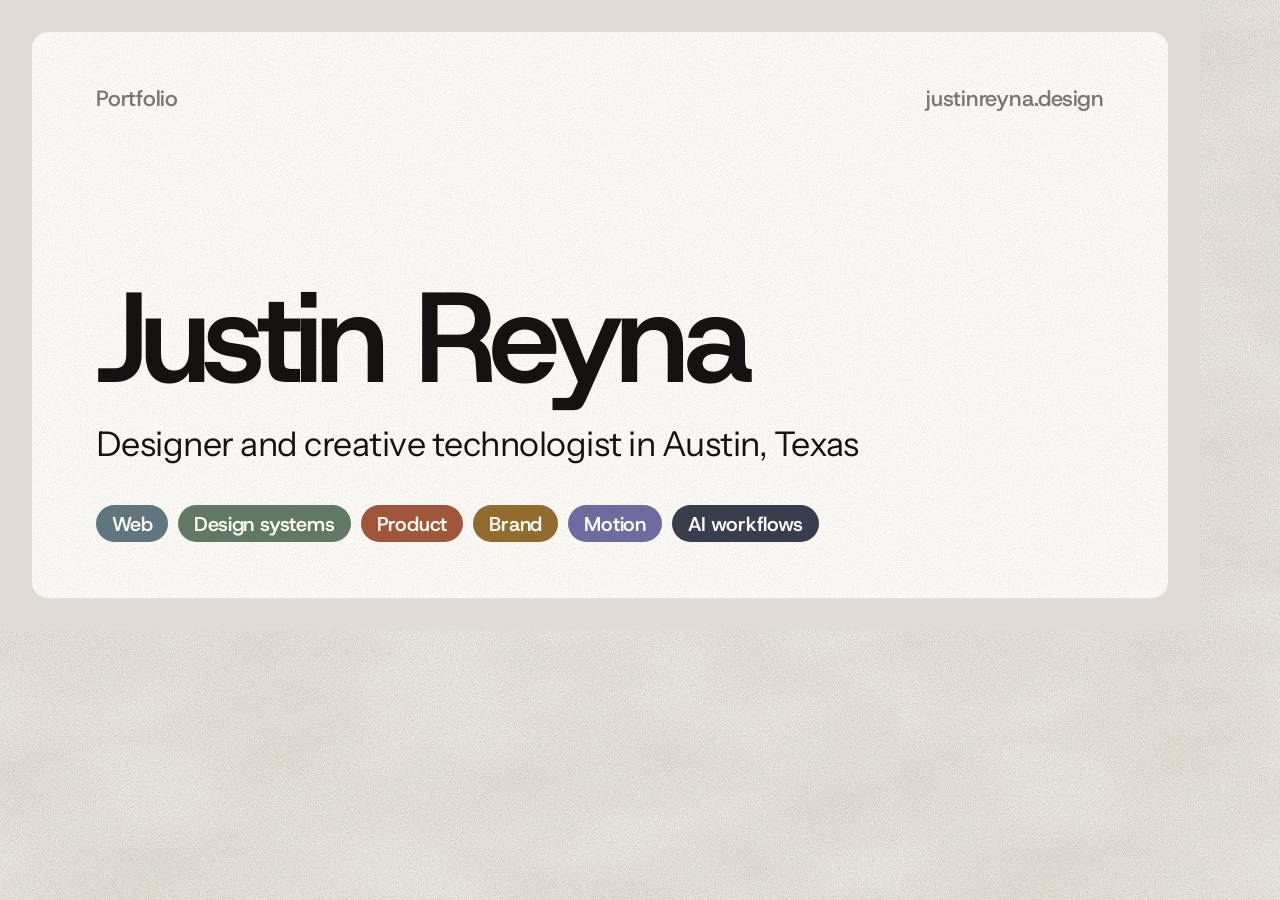
<file: tools/og.html>
<!doctype html>
<!-- source for /og.jpg (the link-preview card). render: see tools/og.sh -->
<html lang="en"><head><meta charset="utf-8">
<link href="https://fonts.googleapis.com/css2?family=Host+Grotesk:wght@500..600&family=Instrument+Sans:wght@400;500&display=swap" rel="stylesheet">
<link rel="stylesheet" href="../styles/tokens.css">
<link rel="stylesheet" href="../styles/site.css">
<style>
  html, body { width: 1200px; height: 630px; margin: 0; overflow: hidden; }
  body { padding: 32px; display: grid; }
  .og { background-color: var(--card); background-image: var(--paper-grain); border-radius: 16px; padding: 56px 64px; display: flex; flex-direction: column; }
  .og .top { display: flex; justify-content: space-between; font: 500 22px/1 var(--display); letter-spacing: var(--track-s); color: var(--mute); }
  .og h1 { margin: auto 0 0; font: 600 128px/0.95 var(--display); letter-spacing: var(--track-xl); }
  .og p { margin: 24px 0 40px; font: 400 34px/1.25 var(--body); letter-spacing: -0.015em; }
  .og .tags { display: flex; gap: 10px; }
  .og .tag { font-size: 20px; padding: 9px 16px 8px; }
</style></head>
<body><div class="og">
  <div class="top"><span>Portfolio</span><span>justinreyna.design</span></div>
  <h1>Justin Reyna</h1>
  <p>Designer and creative technologist in Austin, Texas</p>
  <div class="tags"><span class="tag" data-c="web">Web</span><span class="tag" data-c="system">Design systems</span><span class="tag" data-c="product">Product</span><span class="tag" data-c="brand">Brand</span><span class="tag" data-c="motion">Motion</span><span class="tag" data-c="ai">AI workflows</span></div>
</div></body></html>
</file>
<file: styles/tokens.css>
/* justinreyna.design — locked tokens (2026-10-05)
   decided in the type test at ~/Claude/Projects/portfolio-type-test; type changed
   2026-10-05 from theran to host grotesk + instrument sans.
   change a value here, not in a component. */

/* Host Grotesk + Instrument Sans load from Google Fonts in the page head (both free, OFL) */

:root {
  /* type */
  --display: "Host Grotesk", system-ui, sans-serif;     /* headings, names, labels, tags — weight 500 */
  --body: "Instrument Sans", system-ui, sans-serif;     /* running text */
  --display-features: normal;
  /* display tracking, tighter as it gets bigger */
  --track-xl: -0.05em;   /* logo */
  --track-l: -0.035em;   /* titles, project names */
  --track-s: -0.01em;    /* labels, tags, buttons */

  /* ground: off-white paper */
  --bg: #efeae0;
  --fg: #141311;
  --mute: rgba(20, 19, 17, .56);
  --rule: rgba(20, 19, 17, .15);
  --paper: url("data:image/svg+xml;utf8,<svg xmlns='http://www.w3.org/2000/svg' width='220' height='220'><filter id='g'><feTurbulence type='fractalNoise' baseFrequency='.85' numOctaves='3' stitchTiles='stitch'/><feColorMatrix values='0 0 0 0 .305  0 0 0 0 .28  0 0 0 0 .24  0 0 0 .62 -.19'/></filter><rect width='100%' height='100%' filter='url(%23g)'/></svg>"), url("data:image/svg+xml;utf8,<svg xmlns='http://www.w3.org/2000/svg' width='900' height='900'><filter id='m'><feTurbulence type='fractalNoise' baseFrequency='.006 .012' numOctaves='4' seed='7' stitchTiles='stitch'/><feColorMatrix values='0 0 0 0 .425  0 0 0 0 .39  0 0 0 0 .33  0 0 0 .26 -.06'/></filter><rect width='100%' height='100%' filter='url(%23m)'/></svg>");
  --paper-grain: url("data:image/svg+xml;utf8,<svg xmlns='http://www.w3.org/2000/svg' width='220' height='220'><filter id='g'><feTurbulence type='fractalNoise' baseFrequency='.85' numOctaves='3' stitchTiles='stitch'/><feColorMatrix values='0 0 0 0 .32  0 0 0 0 .27  0 0 0 0 .2  0 0 0 .3 -.1'/></filter><rect width='100%' height='100%' filter='url(%23g)'/></svg>");  /* softer grain only — for cards, which read cleaner without the mottle */

  /* tag palette — muted traditional japanese colours, one per discipline (hex approximate) */
  --c-web: #60757d;      /* 藍鼠 ainezumi, indigo grey */
  --c-system: #627866;   /* 錆青磁 sabiseiji, rusted celadon */
  --c-product: #9f563a;  /* 柿渋 kakishibu, persimmon tannin */
  --c-brand: #926b2f;    /* 黄土 odo, yellow ochre */
  --c-motion: #6e6c9f;   /* 藤鼠 fujinezumi, wisteria grey */
  --c-soon: #727171;     /* 鈍色 nibiiro, dull grey */
  --c-ai: #393e4f;       /* 藍鉄 aitetsu, indigo iron */
  --on-light: #fbf8f1;   /* text on product + soon */
  --on-dark: #141311;    /* (unused since 2026-10-05: all tags carry white text) */
}

html { -webkit-font-smoothing: antialiased; }
body {
  margin: 0;
  background-color: var(--bg);
  background-image: var(--paper);
  background-attachment: fixed;
  color: var(--fg);
  font: 16px/1.5 var(--body);
}

/* colour by discipline — any element with data-c gets --c (fill) and --on (text) */
/* tags: solid pills */
.tag {
  display: inline-block; white-space: nowrap;
  font: 500 var(--fs-ui, 14px)/1 var(--display); font-feature-settings: var(--display-features);
  padding: 6px 12px 5px; border-radius: 999px;
  background: var(--c); color: var(--on);
}
.tag.sm { font-size: var(--fs-tag-sm, 12px); padding: 4px 9px 3px; }
[data-c="web"]     { --c: var(--c-web);     --on: var(--on-light); }
[data-c="system"]  { --c: var(--c-system);  --on: var(--on-light); }
[data-c="product"] { --c: var(--c-product); --on: var(--on-light); }
[data-c="brand"]   { --c: var(--c-brand);   --on: var(--on-light); }
[data-c="motion"]  { --c: var(--c-motion);  --on: var(--on-light); }
[data-c="ai"]      { --c: var(--c-ai);      --on: var(--on-light); }
[data-c="soon"]    { --c: var(--c-soon);    --on: var(--on-light); }
</file>
<file: styles/site.css>
/* justinreyna.design v3 — layout. tokens live in tokens.css
   modular tiles: content lives in rounded paper cards on a slightly darker
   ground, tight gutters, four staggered columns (after the 418 team reference). */

:root {
  --btn: 48px;             /* round buttons, and the list column that holds them */
  --tint: color-mix(in oklab, var(--fg) 5%, transparent);   /* list hover / press */
  --ground: #edebe5;       /* the table the cards sit on */
  --card: #fdfcf8;         /* lighter stock for the cards */
  --card-ink: #1b1a17;     /* the one dark card */
  /* one spacing system for every module */
  --gap: 16px;           /* between cards and panels */
  --r: 12px;               /* card radius */
  --r-in: 8px;             /* radius for things inside a card */
  --pad: 24px;           /* inner side inset, everywhere */
  --head-y: 20px;        /* panel header, top/bottom */
  --row-y: 24px;         /* project rows */
  --list-y: 16px;        /* education, writing rows */
  --frame: 32px;
  /* type scale — perfect fourth (1.333) on a 15px base, locked 2026-10-05.
     every size on the site reads from one of these roles, each a step of the scale. */
  --fs-marquee: 63px;                     /* +5 — +7 is too big for the narrow rail card */
  --fs-display: min(22cqi, 112px);        /* +7, never wider than its card */
  --fs-next: 63px;                        /* +5 */
  --fs-name: 47.5px;                      /* +4 */
  --fs-name-lg: 47.5px;                   /* +4 that stays +4 on phones: the form sheet title */
  --fs-title: 26.5px;                     /* +2 */
  --fs-sub: 20px;  --fs-body: 20px;  --fs-lede: 20px;  --fs-wordmark: 20px;   /* +1 */
  --fs-ui: 15px;  --fs-button: 15px;  --fs-small: 15px;                       /*  0 */
  --fs-tag-sm: 11.5px;                    /* -1 */
  --end: 32px;           /* space under the last item in a panel */
  --list-cols: 112px minmax(0, 1.1fr) minmax(0, 1.6fr) minmax(0, 1fr) var(--btn);  /* every list shares these columns */         /* space above and below the rail and work column */
  --margin: 24px;
  --max: 1680px;
}

* { box-sizing: border-box; }
h1, h2, h3, p, ol, ul, figure, dl, dd { margin: 0; }
ol, ul { padding: 0; list-style: none; }
a { color: inherit; }
img { display: block; max-width: 100%; height: auto; }
::selection { background: var(--fg); color: var(--bg); }
:focus-visible { outline: 2px solid var(--fg); outline-offset: 3px; }
.sr { position: absolute; width: 1px; height: 1px; overflow: hidden; clip-path: inset(50%); white-space: nowrap; }
.skip { position: absolute; left: -999px; }
.skip:focus { left: 16px; top: 16px; background: var(--fg); color: var(--bg); padding: 8px 12px; z-index: 10; }

/* the paper lives on a fixed layer behind everything. body's own colour is the paper's average tone,
   because iOS 26 Safari tints its top and bottom bars from body's background-color (it ignores theme-color).
   measured from the rendered texture: #dfdcd5. the page looks identical; safari's bars now match it. */
:root { --paper-tone: #dfdcd5; }
html, body { background-color: var(--paper-tone); }
body { background-image: none; }
body::before { content: ""; position: fixed; inset: 0; z-index: -1; pointer-events: none;
               background-color: transparent; background-image: var(--paper), linear-gradient(var(--ground), var(--ground)); }
.page { max-width: var(--max); margin: 0 auto; padding: 0 var(--margin) 48px; }

/* ---------- type roles ---------- */
p, dt, dd, input, .sum, .addr, .elsewhere { letter-spacing: -0.01em; }
/* display tracking — tighter as it gets bigger */
.logo { letter-spacing: var(--track-xl); }
.row .name, .project .info h1, .next-card b { letter-spacing: var(--track-l); }
.label, .tag, .action, .chip-link, .count, .pill-note, .newsletter button { letter-spacing: var(--track-s); }
/* no widows: never one word alone on a line (the generator also binds the last two words) */
p, dd, .sum, li { text-wrap: pretty; }
h1, h2, h3, .title { text-wrap: balance; }
.label { font: 500 var(--fs-small)/1.3 var(--display); font-feature-settings: var(--display-features); color: var(--mute); }
/* statements: big body text with a print-style first-line indent */
.statement p { font: 400 19px/1.45 var(--body); letter-spacing: -.01em; }
.statement p + p { margin-top: .2em; }
.muted-big { font: 400 26px/1.25 var(--body); letter-spacing: -.02em; color: var(--mute); }

/* ---------- top bar ---------- */
.bar { display: flex; align-items: center; gap: var(--gap); padding: 16px 0; }
.bar .chip-link { display: inline-flex; align-items: center; height: 48px; font: 500 var(--fs-ui)/1 var(--display); font-feature-settings: var(--display-features); text-decoration: none; background: var(--card); border-radius: var(--r-in); padding: 1px 20px 0; }   /* 48px, the height of the round buttons; radius matches the cta buttons */
@media (hover: hover) { .bar .chip-link:hover { background: var(--fg); color: var(--bg); } }
.bar .me { margin-right: auto; }
.bar .back { justify-content: center; width: 48px; padding: 0; }   /* a square the height of the bar */
.bar .back svg { width: 20px; height: 20px; }
.bar .dark { background: var(--fg); color: var(--bg); }
.bar .talk { gap: 10px; }
.bar .talk svg { width: 18px; height: 18px; margin-top: -1px; }
/* "let's chat" button, shared by the project header and the floating button */
.talk-btn { display: inline-flex; align-items: center; gap: 10px; height: 48px; padding: 1px 20px 0; border-radius: var(--r-in);
            background: var(--fg); color: var(--bg); text-decoration: none; font: 500 var(--fs-ui)/1 var(--display); font-feature-settings: var(--display-features);
            box-shadow: 0 2px 4px rgba(20, 19, 17, .12), 0 6px 14px rgba(20, 19, 17, .16); }   /* short: reaches ~20px down, clear of
            the strip above iOS safari's floating toolbar, where it clips anything fixed elements draw */
.talk-btn svg { width: 18px; height: 18px; margin-top: -1px; }
@media (hover: hover) { .talk-btn:hover { background: color-mix(in oklab, var(--fg) 82%, var(--bg)); } }
.bar .dark:hover { background: color-mix(in oklab, var(--fg) 82%, var(--bg)); }

/* ---------- home: sticky rail (1/4) + scrolling work (3/4) ---------- */
.home { display: grid; grid-template-columns: minmax(0, 1fr) minmax(0, 3fr); gap: var(--gap); align-items: start; padding-top: 72px; }
.rail { display: grid; gap: var(--gap); }
/* desktop: the rail is a full-height column pinned to the viewport. marquee at the
   top, the asks anchored at the foot, about stretching between (it scrolls inside
   itself only if a short window can't hold it). */
@media (min-width: 1101px) {
  .home { padding-top: 0; }
  /* nothing may follow the layout, or the pinned rail gets pushed up at the very bottom */
  .page:has(> .home), .page:has(> .project) { padding-bottom: 0; }
  .rail { position: sticky; top: 0; height: 100vh; height: 100svh; padding: var(--frame) 0; display: flex; flex-direction: column; gap: var(--gap); }
  .rail > * { flex-shrink: 0; }          /* only the text card gives up height… */
  .rail .scrolls { flex: 1 1 auto; min-height: 0; overflow-y: auto; scrollbar-width: none; }  /* …and scrolls */
  .rail .scrolls::-webkit-scrollbar { display: none; }
  /* more text below: fade the bottom edge (scripts/rail.js toggles .has-more) */
  .rail .scrolls.has-more { -webkit-mask-image: linear-gradient(#000 calc(100% - 56px), transparent); mask-image: linear-gradient(#000 calc(100% - 56px), transparent); }
  .main, .project > .plates { padding-block: var(--frame); }
  .project-rail .bar { padding: 0; }
  .project-rail .next-card { margin-top: 0; }
}
.main { display: grid; gap: var(--gap); }

.card { background-color: var(--card); background-image: var(--paper-grain); border-radius: var(--r); padding: var(--pad); container-type: inline-size; display: flex; flex-direction: column; }
.card > .label { margin-bottom: 16px; }
.card.dark { background-color: var(--card-ink); background-image: none; color: var(--bg); }
.card.dark .label { color: rgba(239, 234, 224, .55); }

/* identity: the name fills the card width — 6 letters × .6em = 3.6em */
.id { padding: 22px var(--pad) 20px; }
.logo { font: 500 26cqi/.8 var(--display); margin-left: -0.04em; }

/* masthead marquee — replaces the static logo. two identical copies slide left by
   exactly one copy's width, so the loop is seamless. pauses on hover. */
.id.marquee-card { padding: var(--pad) 0; overflow: hidden; }
.marquee { overflow: hidden; padding-block: .08em .22em; -webkit-mask-image: linear-gradient(90deg, transparent, #000 8%, #000 92%, transparent); mask-image: linear-gradient(90deg, transparent, #000 8%, #000 92%, transparent); }
.marquee .track { display: flex; width: max-content; animation: marquee 26s linear infinite; }
.marquee .track span { flex: none; padding-right: .5em; font: 500 var(--fs-marquee)/1.15 var(--display); font-weight: var(--w-logo); letter-spacing: var(--track-l); white-space: nowrap; }
.marquee:hover .track { animation-play-state: paused; }
@keyframes marquee { to { transform: translateX(-50%); } }
@media (prefers-reduced-motion: reduce) {
  .marquee { -webkit-mask-image: none; mask-image: none; padding: 0 var(--pad); }
  .marquee .track { animation: none; width: auto; }
  .marquee .track span { white-space: normal; font-size: 9cqi; line-height: 1.1; }
  .marquee .track span + span { display: none; }
}
.about p { font-size: var(--fs-body); line-height: 1.5; }
.about p + p { margin-top: 1em; }
.capabilities .tags { gap: 8px; }

.tags { display: flex; flex-wrap: wrap; gap: 6px; }
.pill-note { display: inline-block; font: 500 var(--fs-tag-sm)/1 var(--display); font-feature-settings: var(--display-features); border: 1.5px solid var(--rule); border-radius: 999px; padding: 5px 9px 4px; opacity: .75; }

/* calls to action — the point of the page, in priority order */
.cta .ask { font: 400 var(--fs-title)/1.25 var(--body); letter-spacing: -.02em; }
.actions { display: grid; gap: var(--gap); margin-top: 20px; }
.action { display: flex; justify-content: space-between; align-items: center; gap: 12px; padding: 15px 14px 15px 18px; border-radius: var(--r-in); text-decoration: none; font: 500 var(--fs-button)/1 var(--display); font-feature-settings: var(--display-features); }
.action.primary { background: var(--fg); color: var(--bg); }
.action.primary .plus { background: var(--card); color: var(--fg); }
.action.secondary { border: 1.5px solid var(--rule); }
.action.secondary:hover { background: var(--fg); color: var(--bg); }
.action.secondary:hover .plus { background: var(--card); color: var(--fg); }
.action.primary:hover { background: #3a3833; }
.action .addr { font: var(--fs-small)/1 var(--body); opacity: .7; margin-left: auto; }
/* the + is drawn with two bars, not a glyph — text metrics never centre it exactly */
.plus { position: relative; display: inline-block; width: var(--btn); height: var(--btn); flex: none; border-radius: 50%; background: var(--fg); color: var(--bg); font-size: 0; }
.plus::before, .plus::after { content: ""; position: absolute; left: 50%; top: 50%; width: calc(var(--btn) / 3); height: 2px; background: currentColor; transform: translate(-50%, -50%); }
.plus::after { transform: translate(-50%, -50%) rotate(90deg); }
.action .plus { width: 32px; height: 32px; }
.action .plus::before, .action .plus::after { width: 12px; }

.newsletter { margin-top: 22px; padding-top: 16px; border-top: 1px solid var(--rule); }
.newsletter .label { display: block; margin-bottom: 10px; }
.newsletter .field { display: flex; gap: 6px; }
.newsletter input { flex: 1; min-width: 0; font: var(--fs-ui)/1 var(--body); color: var(--fg); background: var(--ground); border: 0; border-radius: var(--r-in); padding: 12px 14px; }
.newsletter input::placeholder { color: var(--mute); }
.newsletter button { font: 500 var(--fs-ui)/1 var(--display); font-feature-settings: var(--display-features); color: var(--fg); background: none; border: 1.5px solid var(--rule); border-radius: var(--r-in); padding: 0 14px; cursor: pointer; }
.newsletter button:hover { background: var(--fg); color: var(--bg); }

.elsewhere { display: flex; justify-content: space-between; flex-wrap: wrap; gap: 12px; margin-top: 22px; padding-top: 12px; border-top: 1px solid var(--rule); font-size: var(--fs-small); color: var(--mute); }
.elsewhere a { text-decoration: none; }
.elsewhere a:hover { color: var(--fg); }

/* ---------- right column: outlined index panels ----------
   a different material from the rail's solid cards: an ink outline on the ground,
   header inside the panel, rows divided by hairlines. */
/* --in: inner side inset, minus the outline, so panel text lines up with rail card text */
.panel { --in: calc(var(--pad) - 1.5px); min-width: 0; border: 1.5px solid var(--rule); border-radius: var(--r); overflow: hidden; }
.panel-head { display: flex; align-items: center; justify-content: space-between; gap: 16px; padding: var(--head-y) var(--in); border-bottom: 1px solid var(--rule); }  /* a hairline, like the rows: the header is the list's first line, not a box in a box */
/* section headers share the "open to new collaborations" voice: body face, regular, tight */
.title { font: 400 var(--fs-title)/1.25 var(--body); letter-spacing: -0.02em; }
/* section icons: 12×12 pixel art at 2× (each pixel a crisp 2px square), no container */
.pix { display: inline-grid; place-items: center; flex: none; }
.pix { color: var(--fg); }  /* same ink as the header title */
.pix svg { width: 24px; height: 24px; fill: currentColor; }
/* the header icon sits centred over the column of round buttons below it, not flush right */
.panel-head .pix { width: var(--btn); }

/* rows — text only; the whole row is the link */
.row { display: grid; grid-template-columns: var(--list-cols); gap: 16px; align-items: center; padding: var(--row-y) var(--in); text-decoration: none; }
.row + .row { border-top: 1px solid var(--rule); }
.row .no { font: 500 var(--fs-small)/1 var(--display); color: var(--mute); }
.row .name { font: 500 var(--fs-name)/1 var(--display); font-feature-settings: var(--display-features); }
.row .sum { font-size: var(--fs-ui); line-height: 1.45; color: var(--mute); max-width: 48ch; }
.row .tags { justify-content: flex-end; }
/* soft fill a shade darker than the ground, no outline */
/* round buttons are white throughout, matching the start-a-project plus */
.row .plus { background: var(--card); color: var(--fg); box-shadow: none; }
/* hover: a light ink tint, not an inversion. real hover only, so a tap on a phone doesn't leave it stuck on;
   :active gives taps the same brief feedback */
a.row, .cv.writing a { transition: background-color .15s ease; }
@media (hover: hover) { a.row:hover, .cv.writing a:hover { background: var(--tint); } }
a.row:active, .cv.writing a:active { background: var(--tint); }
.row.soon .name { color: var(--mute); }
/* coming-soon rows: same circle as the + but holding a lock, quieter */
.plus.lock { display: inline-grid; place-items: center; color: var(--mute); }   /* same size and stroke as the +, but grey: coming soon */
.row .plus.lock { background: color-mix(in oklab, var(--fg) 8%, transparent); }  /* locked stays grey: not available yet */
.plus.lock::before, .plus.lock::after { content: none; }
.plus.go { display: inline-grid; place-items: center; background: var(--card); color: var(--fg); }
.plus.go::before, .plus.go::after { content: none; }
/* every glyph in the button column carries the same weight as the +: ~1/3 of the button, 2px ink strokes */
.plus.go svg { width: calc(var(--btn) * .5); height: calc(var(--btn) * .5); }
.plus.lock svg { width: calc(var(--btn) * .45); height: calc(var(--btn) * .45); }
.plus.go svg *, .plus.lock svg * { stroke-width: 2px; vector-effect: non-scaling-stroke; }   /* exactly the + bars' 2px at any size */
.plus.send, .plus.chat, .plus.icon { display: inline-grid; place-items: center; }
.plus.send::before, .plus.send::after, .plus.chat::before, .plus.chat::after, .plus.icon::before, .plus.icon::after { content: none; }
.plus.icon svg { width: 18px; height: 18px; }
.plus.chat svg { width: 18px; height: 18px; margin-top: 1px; }
.plus.send svg { width: 18px; height: 18px; margin: 1px 1px 0 0; }  /* nudge: the plane's visual centre sits low-left */

/* inline external link: no underline at rest, the ↗ carries the cue */
.ext { text-decoration: none; white-space: nowrap; }
.ext:hover { text-decoration: underline; text-decoration-thickness: 1px; text-underline-offset: 3px; }

/* cv lists — experience, education, writing */
.cv li { display: grid; grid-template-columns: var(--list-cols); gap: 16px; align-items: baseline; padding: var(--list-y) var(--in); }
.cv li + li { border-top: 1px solid var(--rule); }
/* every panel ends with the same space under its last item (--end) */
.cv { padding-bottom: calc(var(--end) - var(--list-y)); }
.cv.edu { padding-bottom: calc(var(--end) - var(--list-y) - 2px); }
.row:last-child { padding-bottom: var(--end); }
.cv .when { font: 500 var(--fs-small)/1.3 var(--display); color: var(--mute); font-variant-numeric: tabular-nums; }
.cv .what { font: 500 var(--fs-sub)/1.25 var(--display); letter-spacing: var(--track-s); }
.cv .detail { font-size: var(--fs-small); line-height: 1.45; color: var(--mute); }
.cv.writing li { display: block; padding: 0; }
.cv.writing a { display: grid; grid-template-columns: var(--list-cols); gap: 16px; align-items: center; padding: var(--list-y) var(--in); text-decoration: none; }
.cv.writing { padding-bottom: 0; }
.cv.writing li:last-child a { padding-bottom: var(--end); }   /* the end space lives inside the last link, so its hover fill reaches the panel edge (same as .row:last-child) */
.cv.writing .what { grid-column: 2 / 4; }             /* long titles take ② and ③ */
.cv.writing .detail { grid-column: 4; justify-self: end; }
.cv.writing .plus { grid-column: 5; }

/* ---------- modals (start a project, newsletter) ----------
   the form reads like the site's lists: label | field rows, hairlines between,
   no boxes. the row being typed in darkens its line. */
.modal { width: min(640px, calc(100vw - 32px)); max-height: calc(100svh - 48px); padding: 0; border: 0; border-radius: var(--r); background-color: var(--card); background-image: var(--paper-grain); color: var(--fg); box-shadow: 0 24px 80px rgba(20, 19, 17, .28); }
.modal.small { width: min(480px, calc(100vw - 32px)); }
.modal:focus { outline: none; }   /* the sheet takes focus on touch screens; no ring around the whole thing */
.modal::backdrop { background: rgba(20, 19, 17, .42); backdrop-filter: blur(3px); -webkit-backdrop-filter: blur(3px); }
.modal-body { display: grid; gap: var(--gap); padding: calc(var(--pad) + 24px) var(--pad) var(--pad); }  /* extra air above the headline */
.modal-body { position: relative; }
.modal-head { padding-right: 56px; }   /* room for the close button, which sits top right, outside the header so it can stay pinned on phones */
.modal-body > .close { position: absolute; top: calc(var(--pad) + 20px); right: var(--pad); z-index: 2; }
/* modal titles use the page's headline style (project names, +4) — a modal is its own moment */
.modal-head .title { font: 600 var(--fs-name)/1 var(--display); letter-spacing: var(--track-l); margin-top: -4px; }
.modal-lede { font-size: var(--fs-ui); line-height: 1.45; color: var(--mute); }
.close { position: relative; width: 40px; height: 40px; flex: none; border: 0; border-radius: 50%; background: color-mix(in oklab, var(--fg) 8%, transparent); cursor: pointer; }
.close::before, .close::after { content: ""; position: absolute; left: 50%; top: 50%; width: 14px; height: 1.5px; background: var(--fg); transform: translate(-50%, -50%) rotate(45deg); }
.close::after { transform: translate(-50%, -50%) rotate(-45deg); }
.close:hover { background: var(--fg); }
.close:hover::before, .close:hover::after { background: var(--bg); }

.form-rows { border-top: 1px solid var(--rule); }
.frow { display: grid; grid-template-columns: 112px minmax(0, 1fr); gap: 16px; align-items: center; margin: 0; padding: 14px 0; border: 0; border-bottom: 1px solid var(--rule); min-width: 0; }
.frow:last-child { border-bottom-color: transparent; }
.frow.top { align-items: start; }
.frow:focus-within { border-bottom-color: var(--fg); }
.frow:last-child:focus-within { border-bottom-color: var(--fg); }
.flabel { float: left; padding: 0; font: 500 var(--fs-small)/1.3 var(--display); letter-spacing: var(--track-s); color: var(--mute); }
fieldset.frow > .flabel { grid-column: 1; }   /* legends need a nudge to sit in the grid */
.frow:focus-within .flabel { color: var(--fg); }
.frow input, .frow textarea { width: 100%; padding: 0; border: 0; background: none; color: var(--fg); font: var(--fs-ui)/1.45 var(--body); letter-spacing: -0.01em; }
.frow input::placeholder, .frow textarea::placeholder { color: var(--mute); opacity: .7; }
.frow input:focus, .frow textarea:focus { outline: none; }
.frow textarea { display: block; resize: vertical; min-height: 96px; }   /* block: no inline descender gap underneath */

.picks { display: flex; flex-wrap: wrap; gap: 6px; }
/* chips: outlined until picked, then filled — discipline colour for needs, ink for timeline */
.pick { position: relative; display: inline-flex; cursor: pointer; }
.pick input { position: absolute; opacity: 0; pointer-events: none; }
.pick span { font: 500 var(--fs-ui)/1 var(--display); letter-spacing: var(--track-s); padding: 7px 12px 6px; border-radius: 999px; box-shadow: inset 0 0 0 1px var(--rule); }
.pick:hover span { box-shadow: inset 0 0 0 1px var(--fg); }
.pick input:checked + span { background: var(--c); color: var(--on); box-shadow: none; }
.pick.ink input:checked + span { background: var(--fg); color: var(--bg); }
.pick input:focus-visible + span { outline: 2px solid var(--fg); outline-offset: 2px; }

.modal .sent { font-size: var(--fs-small); line-height: 1.4; color: var(--mute); }
.action.wide { width: 100%; border: 0; cursor: pointer; text-align: left; }

/* also worked with — client logos on tall rounded tiles, scrolling sideways */
.logo-strip { display: flex; gap: var(--gap); margin: 0; padding: var(--pad) var(--in); list-style: none; overflow-x: auto; scroll-snap-type: x mandatory; scroll-padding-inline: var(--in); scrollbar-width: none;
  -webkit-mask-image: linear-gradient(90deg, #000 calc(100% - 64px), transparent); mask-image: linear-gradient(90deg, #000 calc(100% - 64px), transparent); }
.logo-strip::-webkit-scrollbar { display: none; }
.logo-strip { cursor: grab; }
.logo-strip.dragging { cursor: grabbing; scroll-snap-type: none; user-select: none; }
.logo-strip img { -webkit-user-drag: none; pointer-events: none; }
.logo-tile { flex: 0 0 168px; height: 224px; display: flex; flex-direction: column; padding: 16px; border-radius: var(--r); background-color: var(--card); background-image: var(--paper-grain); scroll-snap-align: start; }
.logo-tile .mark { flex: 1; display: grid; place-items: center; }
/* every logo fits the same box and prints in one ink, so mixed sources read as a set */
.logo-tile img { width: 112px; height: 44px; object-fit: contain; filter: brightness(0); opacity: .88; }
.logo-tile .label { text-align: center; }
.logo-tile .wordmark { font: 600 var(--fs-wordmark)/1.1 var(--display); letter-spacing: var(--track-l); text-align: center; text-wrap: balance; }

/* project credits */
.credits { display: grid; grid-template-columns: auto 1fr; margin-top: 28px; border-top: 1px solid var(--rule); font-size: var(--fs-ui); }
.credits dt, .credits dd { padding: 11px 0 10px; border-bottom: 1px solid var(--rule); }
.credits dt { color: var(--mute); padding-right: 20px; }
/* rule: in any divided list, the last item has no line under it */
.credits dt:last-of-type, .credits dd:last-of-type { border-bottom: 0; }

/* ---------- project page ---------- */
.project { display: grid; grid-template-columns: minmax(0, 1fr) minmax(0, 2fr); gap: var(--gap); align-items: start; }
.project .info h1 { font: 500 var(--fs-display)/.85 var(--display); font-feature-settings: var(--display-features); margin-top: 64px; }
/* top row: discipline tags left, project count right */
.info-top { display: flex; justify-content: space-between; align-items: center; gap: 12px; }
.project .info h1 + div { margin-top: 36px; }
.project .info p { font-size: var(--fs-lede); }
.project .info p + p { margin-top: 1em; }
.project .plates { display: grid; grid-template-columns: minmax(0, 1fr); gap: var(--gap); }
.plate { padding: var(--gap); }
.plate img { width: 100%; border-radius: var(--r-in); }
.plate.fullpage { padding: var(--gap); }
.plate.fullpage .frame { border-radius: var(--r-in); overflow: hidden; }
.plate.fullpage .frame img { border-radius: 0; }
/* next project: label + name stacked left, a large slanted arrow anchoring the right */
.next-card { margin-top: var(--gap); text-decoration: none; flex-direction: row; justify-content: space-between; align-items: flex-end; gap: var(--gap); }
.next-text { display: grid; gap: 12px; }
.next-card b { font: 500 var(--fs-next)/1 var(--display); font-feature-settings: var(--display-features); }
/* sized to the text block beside it, stroke close to the name's stem weight */
.next-arrow { --h: calc(var(--fs-small) * 1.3 + 12px + var(--fs-next)); /* label line + gap + name = the text block */
  width: var(--h); height: var(--h); flex: none; fill: none; stroke: currentColor; stroke-width: 5; stroke-linecap: square; stroke-linejoin: miter; }
/* takes the colour of the next project's discipline */
.next-card[data-c] { background: var(--c); color: var(--on); }
.next-card[data-c] .label { color: inherit; opacity: .72; }
@media (hover: hover) { .next-card[data-c]:hover { background: var(--fg); color: var(--bg); } }

/* ---------- tablet + phone: one column; the asks move below the work ---------- */
@media (max-width: 1100px) {
  .home { grid-template-columns: minmax(0, 1fr); }
  .rail { display: contents; }          /* lets the rail's cards be ordered around the work */
  .rail .id, .rail .about, .rail .capabilities { order: 1; }
  .main { order: 2; }
  .rail .cta { order: 3; }   /* every module, rail card or panel, sits one --gap apart */
  :root { --list-cols: 88px minmax(0, 1fr) var(--btn); }
  /* name / summary / tags stack in column 2; the button spans all three rows, centred.
     spacing is margins, not row-gap, so a missing summary leaves no gap behind */
  .row { grid-template-rows: auto auto auto; row-gap: 0; }
  .row .no, .row .name { grid-row: 1; }
  .row .sum { grid-column: 2; grid-row: 2; margin-top: 12px; }
  .row .sum:empty { display: none; }
  .row .tags { grid-column: 2; grid-row: 3; margin-top: 12px; justify-content: flex-start; }
  .row .plus { grid-column: 3; grid-row: 1 / 4; align-self: center; }
  /* stacked rows end on a pill's hard edge, so the panel's full end space reads heavier than the top.
     the top gap is row-y plus the name's internal leading (~4px); match that, optically */
  .row:last-child { padding-bottom: calc(var(--row-y) + 4px); }
  /* a plain date line (stone os) ends on its own leading rather than a pill edge, so it needs less */
  .row:last-child:has(.tags > .label) { padding-bottom: var(--row-y); }
  /* education + writing end on plain text too: last item gets the same space as the first item's top */
  .cv, .cv.edu { padding-bottom: 0; }
  .cv.writing li:last-child a { padding-bottom: var(--list-y); }
  .project { grid-template-columns: 1fr; }
  .rail .bar { order: 0; }
  .rail .info { order: 1; }
  .project > .plates { order: 2; margin-top: var(--gap); }
  .rail .next-card { order: 3; }
  .cv li, .cv.writing a { row-gap: 4px; }
  .cv .detail, .cv.writing .what, .cv.writing .detail { grid-column: 2; justify-self: start; }
  .cv.writing .plus { grid-column: 3; grid-row: 1 / 3; }
}

@media (max-width: 640px) {
  :root { --margin: 12px; --gap: 12px; --pad: 16px; --head-y: 16px; --row-y: 16px; --list-y: 12px; }
  .home { padding-top: 40px; }
  .bar { flex-wrap: wrap; }
  :root { --fs-name: 26.5px; }  /* +2 on phones */
  .logo-tile { flex-basis: 140px; height: 188px; }
  /* phones: smaller buttons free up the row; numbers need less room than on tablet */
  :root { --btn: 40px; --list-cols: 56px minmax(0, 1fr) var(--btn); --row-y: 20px; }
  .cta .ask { font-size: var(--fs-body); }  /* +1 on phones */
  .row .sum { display: none; }   /* phones: name + tags only; the project page carries the summary */
  .row .tags { margin-top: 10px; }
  /* about: a fixed-height window that scrolls inside, with the same fade as the desktop rail */
  .rail .about.scrolls { height: min(340px, 48svh); overflow-y: auto; overscroll-behavior: contain; scrollbar-width: none; }
  .rail .about.scrolls::-webkit-scrollbar { display: none; }
  .rail .about.scrolls.has-more { -webkit-mask-image: linear-gradient(#000 calc(100% - 56px), transparent); mask-image: linear-gradient(#000 calc(100% - 56px), transparent); }
  /* phones: label above field, one rhythm for every row (block layout: safari won't put a legend in a grid row) */
  .frow { display: block; padding: 20px 0; }
  .frow > .flabel { display: block; float: left; width: 100%; margin-bottom: 10px; }
  .frow > .flabel + * { clear: both; }
  .frow input, .frow textarea { font-size: var(--fs-body); }   /* 20px: under 16px, iOS zooms the page when a field is tapped */
  .picks { gap: 8px; }
  .pick span { display: inline-flex; align-items: center; min-height: 44px; padding: 1px 16px 0; }   /* apple's 44pt minimum tap target */
}

/* display weights — three tiers, chosen 2026-10-05 with a dev weight switcher */
:root { --w-logo: 500; --w-title: 600; --w-small: 600; }
.logo { font-weight: var(--w-logo); }
.row .name, .project .info h1, .next-card b { font-weight: var(--w-title); }
.label, .tag, .action, .chip-link, .count, .pill-note, .newsletter button { font-weight: var(--w-small); }

/* ---------- phones + tablets: the ask stays in reach (scripts/float.js) ---------- */
.fab { display: none; }
@media (max-width: 1100px) {
  /* one floating "let's chat" across the site, bottom right: the same black button as the desktop project header.
     not full width, so iOS 26 safari doesn't read it as an edge bar and tint its toolbar black (it did, for a wide bar) */
  .fab { display: block; position: fixed; z-index: 40; right: var(--margin); bottom: calc(var(--margin) + env(safe-area-inset-bottom));
         transform: translateX(calc(100% + var(--margin) + 8px)); visibility: hidden;   /* parked just off the right edge; slides in sideways */
         transition: transform .35s cubic-bezier(.2, .8, .2, 1), visibility 0s .35s; }
  .fab.show { transform: none; visibility: visible; transition: transform .35s cubic-bezier(.2, .8, .2, 1); }
  /* project pages: no header. the floating button carries the ask; the browser's own back gesture does the rest.
     the page starts at the same height as the homepage */
  .project-rail .bar { display: none; }
  .project { padding-top: 72px; }
}
@media (max-width: 640px) { .project { padding-top: 40px; } }   /* phones: same start as the homepage */
@media (max-width: 1100px) and (prefers-reduced-motion: reduce) {
  .fab, .fab.show { transition: none; }
}

/* ---------- phones: the forms open as a full-screen sheet that slides up from the bottom ----------
   after rivian's sheets: the page stays visible above it, big rounded top corners, a solid close
   button on its own row, then a large title */
@media (max-width: 640px) {
  .modal, .modal.small { position: fixed; inset: auto 0 0; margin: 0; width: 100%; max-width: 100%;
                         height: calc(100dvh - 56px); max-height: none;
                         border-radius: 24px 24px 0 0; box-shadow: 0 -12px 40px rgba(20, 19, 17, .18);
                         overscroll-behavior: contain; }
  .modal[open] { animation: sheet-up .38s cubic-bezier(.2, .8, .2, 1); }
  /* the sheet covers all but the strip above it, so the dim only needs that strip. stopping it short of the
     bottom edge matters: iOS 26 safari colours its toolbar from whatever fixed layer touches the edge, and a
     full-height backdrop turned it grey; this way it picks up the sheet */
  .modal::backdrop { inset: 0 0 auto; height: calc(56px + 24px); }
  .modal-body { align-content: start; padding: 20px var(--pad) calc(var(--pad) + env(safe-area-inset-bottom)); }
  /* the form scrolls inside the sheet; the close button hangs off the sheet itself, outside the scroller,
     so it never moves, not even when iOS rubber-bands the form at either end */
  .modal, .modal.small { overflow: hidden; }
  .modal-body { position: static; height: 100%; min-height: 0; overflow-y: auto; overscroll-behavior: contain; padding-top: 80px;
                background-color: var(--card); background-image: var(--paper-grain); }   /* the scroller carries the sheet's paper: it's the
                layer touching the bottom edge, and safari takes its toolbar colour from that layer (transparent read as grey) */
  .modal-body > .close { position: absolute; top: 20px; right: var(--pad); width: 48px; height: 48px; background: var(--fg); }
  .modal-body > .close::before, .modal-body > .close::after { width: 16px; height: 2px; background: var(--bg); }
  .modal-head { padding-right: 0; margin-bottom: 16px; }
  .modal-head .title { margin: 0; font-size: var(--fs-name-lg); line-height: 1; text-wrap: balance; }
}
@keyframes sheet-up { from { transform: translateY(100%); } }
@media (prefers-reduced-motion: reduce) { .modal[open] { animation: none; } }

/* ---------- 404 ---------- */
.lost { min-height: 100svh; display: grid; place-items: center; padding: var(--frame) 0; }
.lost .card { width: min(520px, 100%); gap: 16px; }
.lost h1 { margin: 24px 0 0; font: 600 var(--fs-name)/1.05 var(--display); letter-spacing: var(--track-l); text-wrap: balance; }
.lost p { margin: 0 0 16px; font-size: var(--fs-body); line-height: 1.4; letter-spacing: var(--track-s); }
.lost p a { text-underline-offset: 3px; }
</file>
